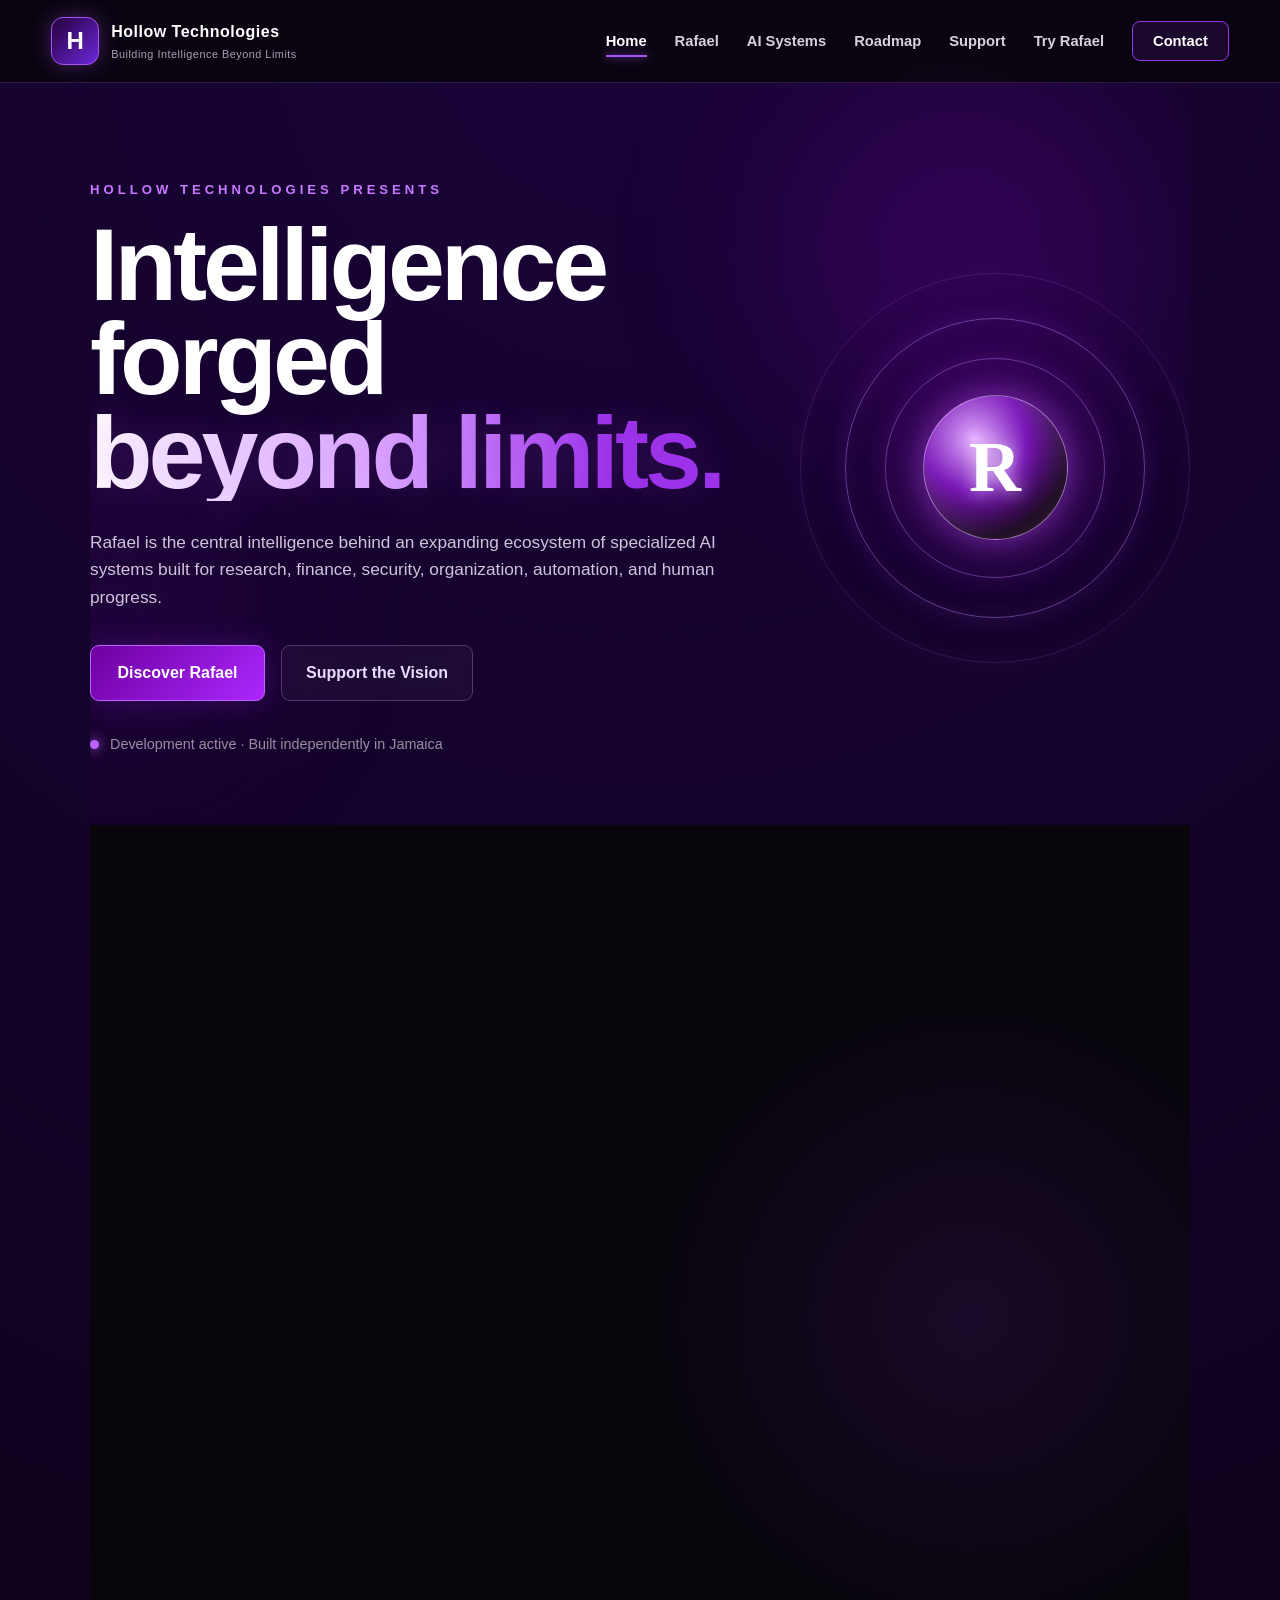
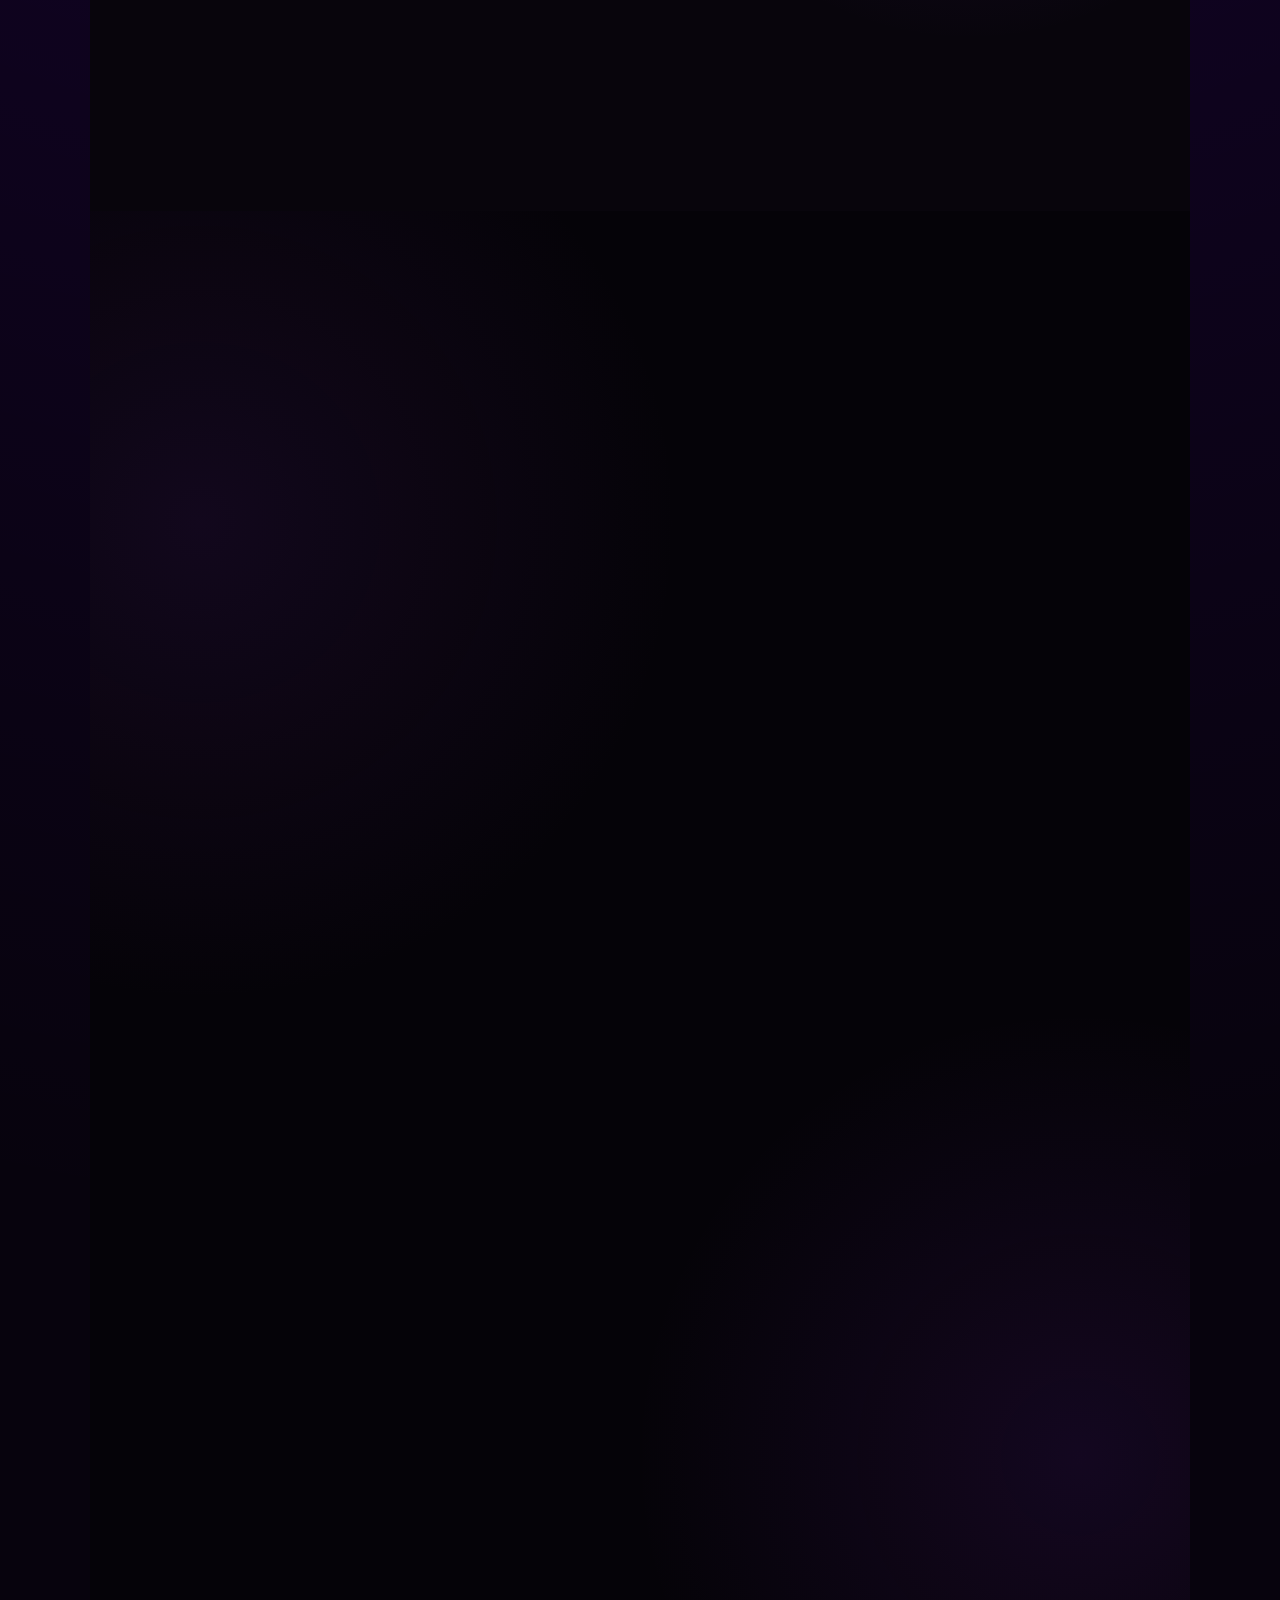
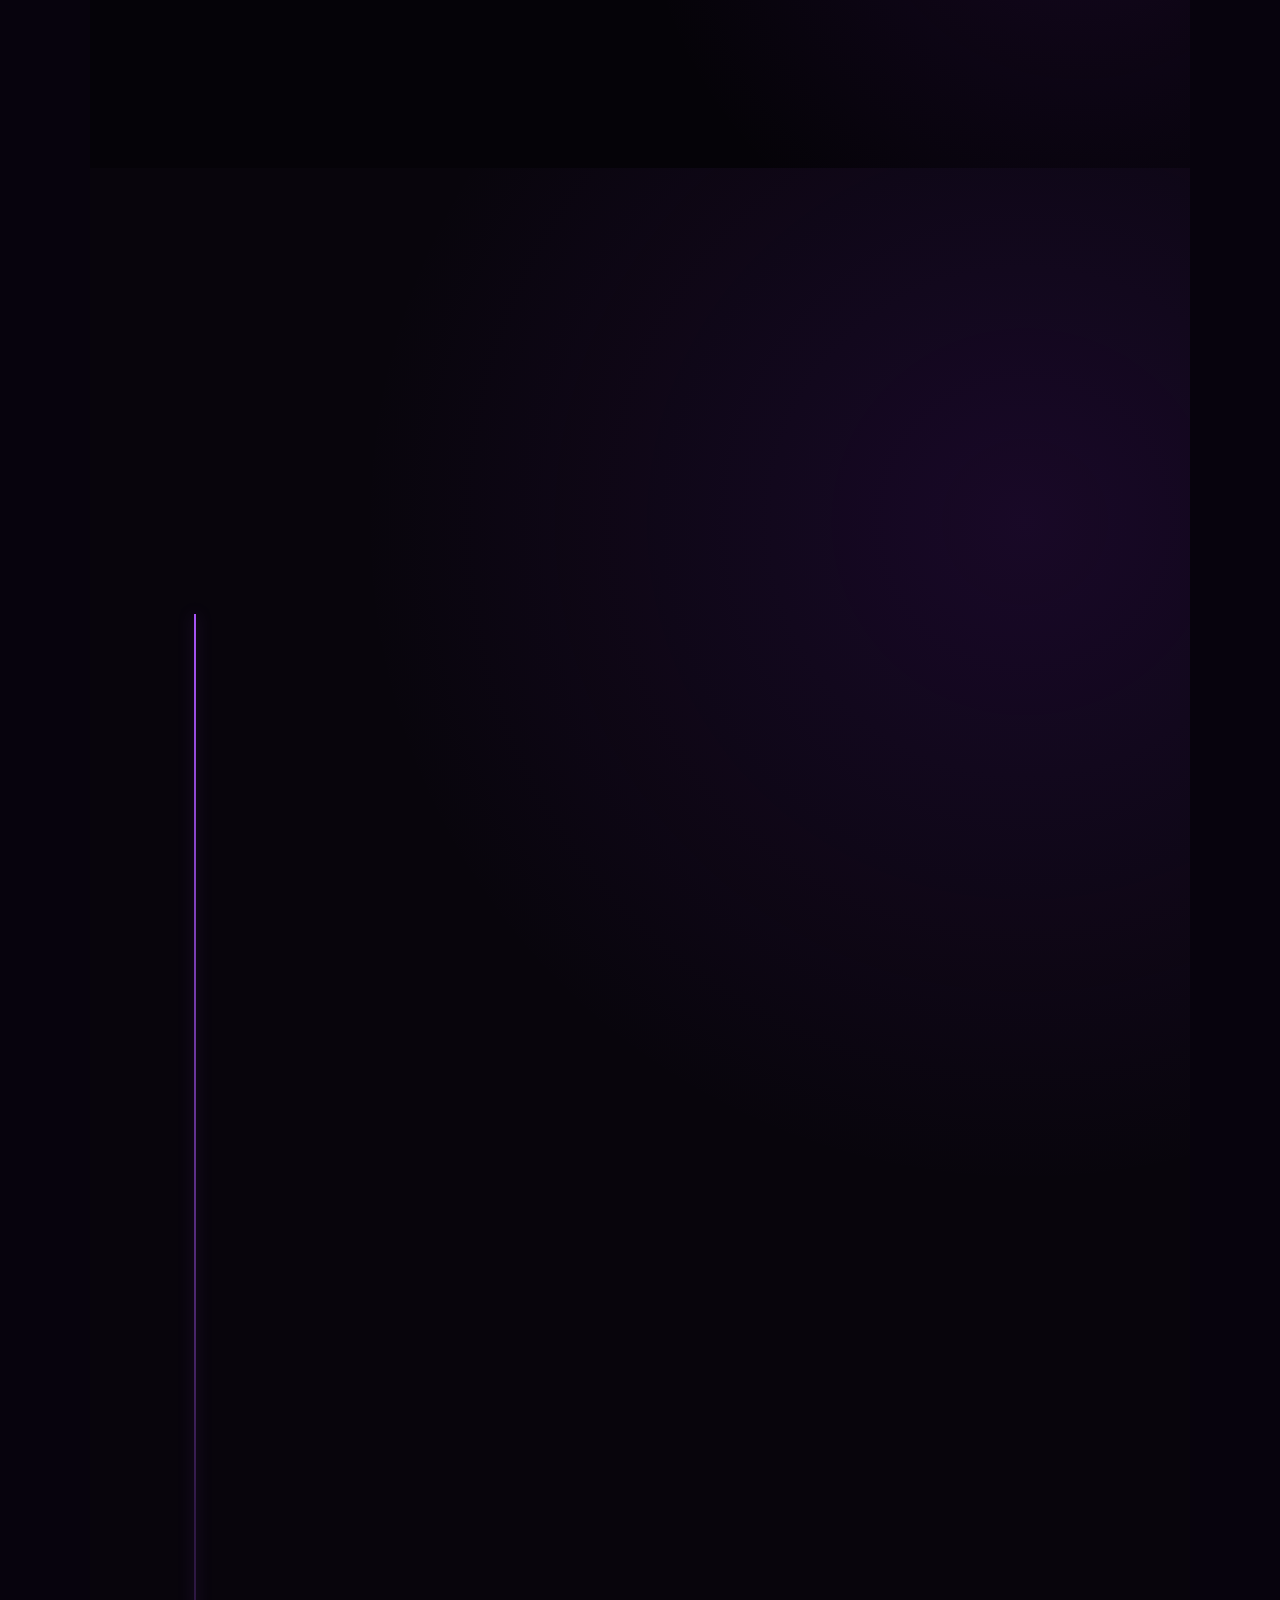
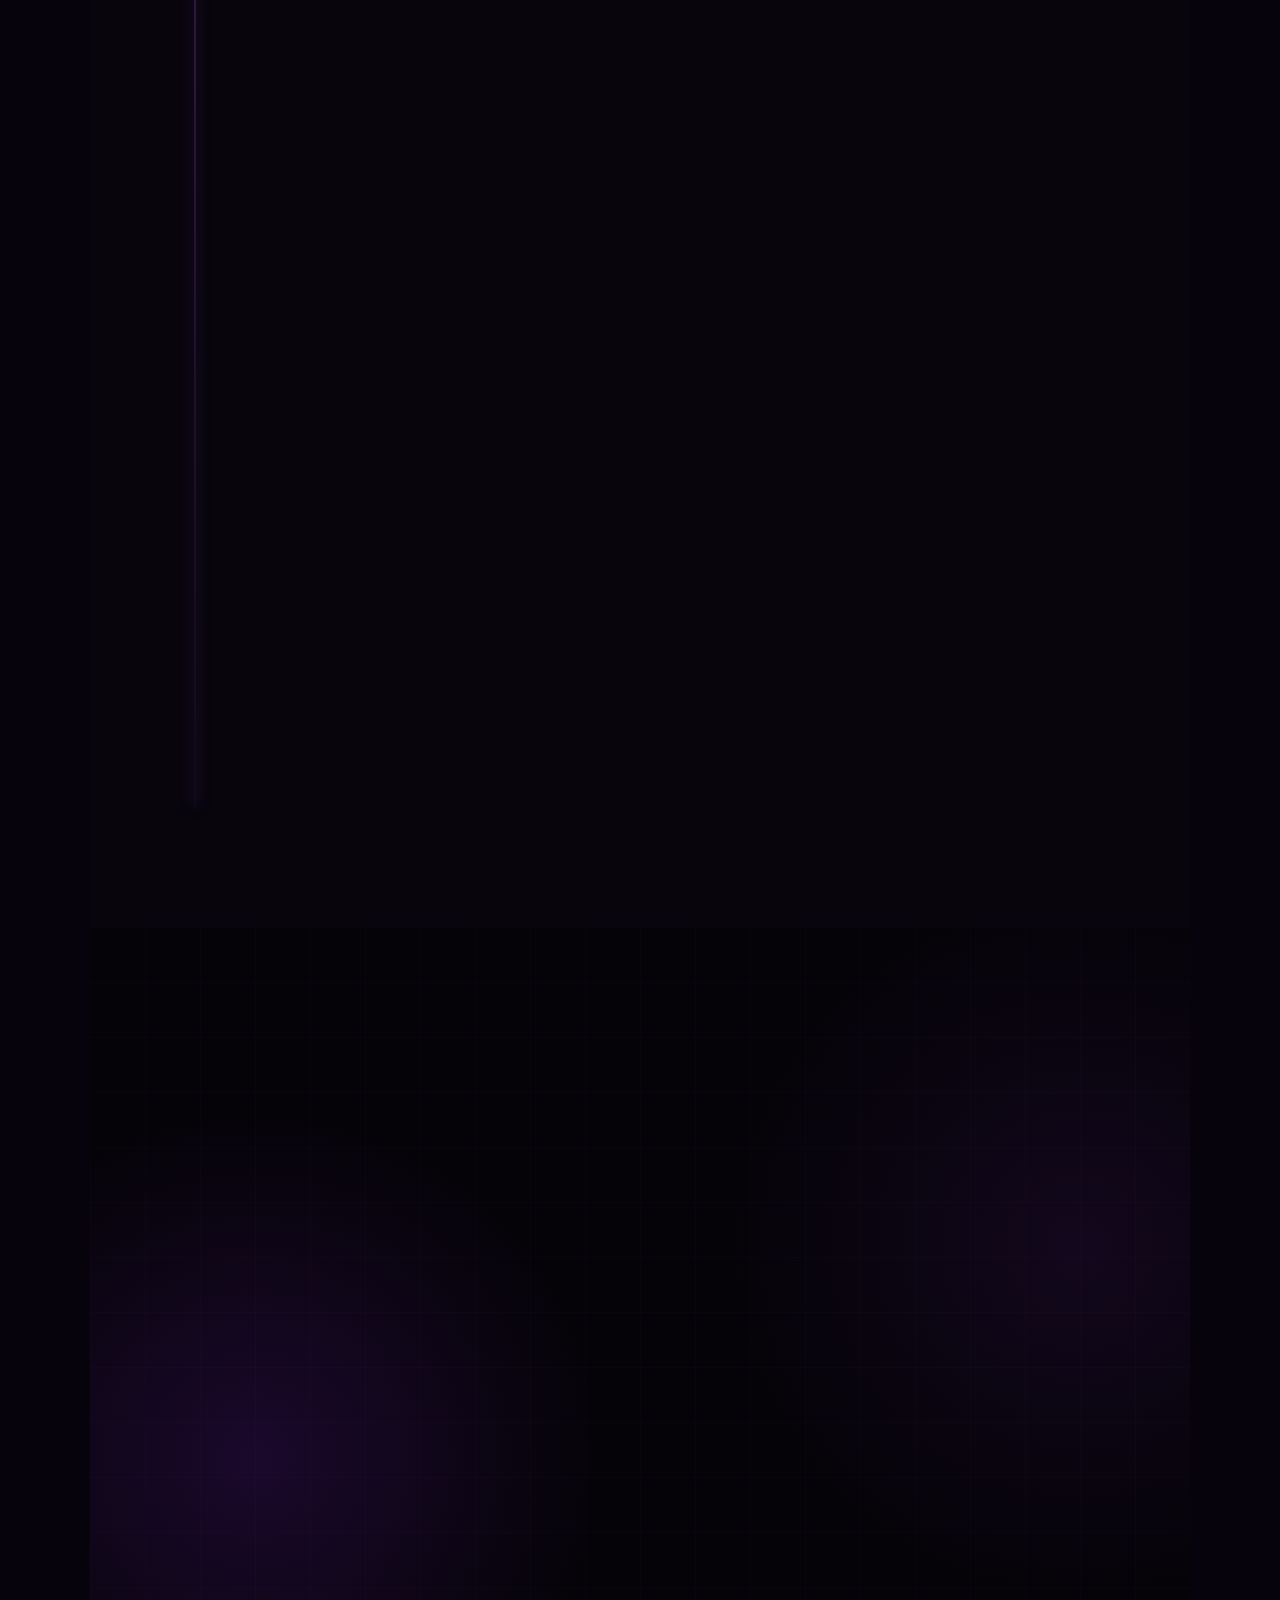
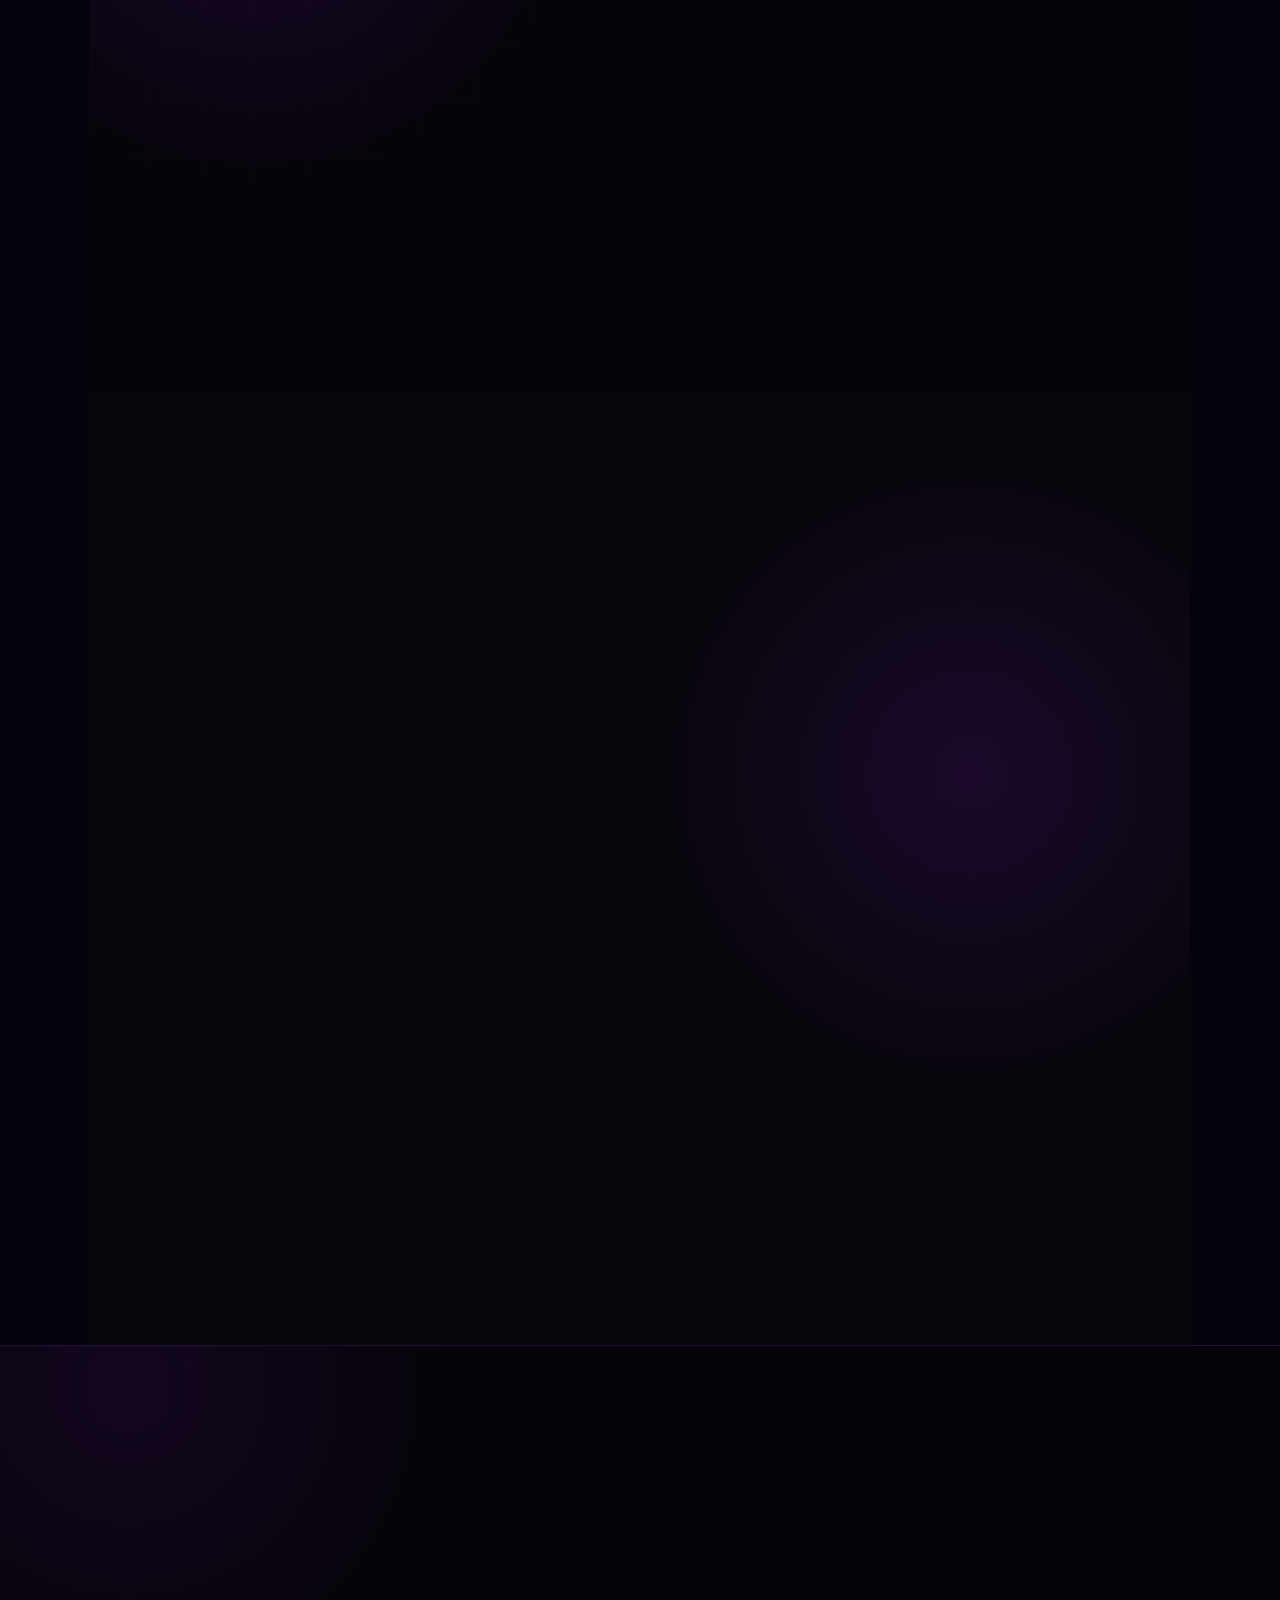
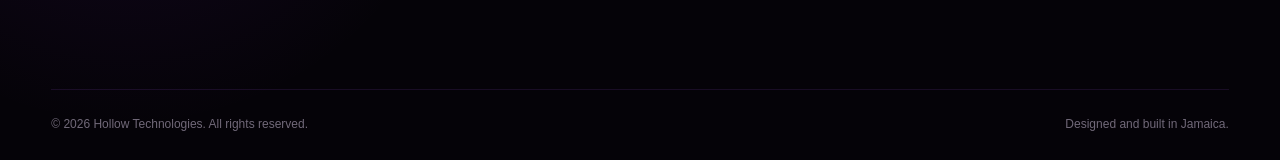
<file: index.html>
<!DOCTYPE html>
<html lang="en">

<head>
    <meta charset="UTF-8">

    <meta
        name="viewport"
        content="width=device-width, initial-scale=1.0"
    >

    <title>Hollow Technologies | Rafael AI Ecosystem</title>

    <meta
        name="description"
        content="Hollow Technologies is building Rafael, a private AI assistant and central intelligence connecting specialized systems for research, finance, security, business, and daily life."
    >

    <meta
        name="keywords"
        content="Hollow Technologies, Rafael AI, artificial intelligence, AI assistant, Nova AI, Iris AI, Sentinel AI, Jamaican technology company"
    >

    <meta name="author" content="Hollow Technologies">
    <meta name="robots" content="index, follow">
    <meta name="theme-color" content="#08050c">
    <meta
        http-equiv="Content-Security-Policy"
        content="default-src 'self'; base-uri 'self'; form-action 'self' https://formspree.io; object-src 'none'; script-src 'self'; style-src 'self'; img-src 'self'; font-src 'self'; connect-src 'self'"
    >
    <meta name="referrer" content="strict-origin-when-cross-origin">

    <!-- Social sharing metadata -->
    <meta
        property="og:title"
        content="Hollow Technologies | Rafael AI Ecosystem"
    >

    <meta
        property="og:description"
        content="Discover Rafael and the connected artificial intelligence ecosystem being developed by Hollow Technologies."
    >

    <meta property="og:type" content="website">
    <meta property="og:site_name" content="Hollow Technologies">

    <!-- X / Twitter sharing metadata -->
    <meta name="twitter:card" content="summary_large_image">

    <meta
        name="twitter:title"
        content="Hollow Technologies | Rafael AI Ecosystem"
    >

    <meta
        name="twitter:description"
        content="Building Rafael and a connected ecosystem of specialized AI systems."
    >

    <!-- Website icon -->
    <link rel="icon" type="image/svg+xml" href="favicon.svg">

    <!-- Stylesheet -->
    <link rel="stylesheet" href="style.css">
</head>

<body>
    <a href="#main-content" class="skip-link">
        Skip to main content
    </a>

    <header class="site-header">
        <nav class="navbar" aria-label="Main navigation">
            <a href="#home" class="brand">
                <span class="brand-symbol">H</span>

                <span class="brand-text">
                    <strong>Hollow Technologies</strong>
                    <small>Building Intelligence Beyond Limits</small>
                </span>
            </a>

            <button
                class="menu-toggle"
                type="button"
                aria-label="Open navigation menu"
                aria-expanded="false"
                aria-controls="primary-navigation"
            >
                <span></span>
                <span></span>
                <span></span>
            </button>

            <ul class="nav-links" id="primary-navigation">
                <li><a href="#home">Home</a></li>
                <li><a href="#about-rafael">Rafael</a></li>
                <li><a href="#ai-systems">AI Systems</a></li>
                <li><a href="#roadmap">Roadmap</a></li>
                <li><a href="#support">Support</a></li>
                <li><a href="rafael.html">Try Rafael</a></li>
                <li><a href="#contact" class="nav-contact">Contact</a></li>
            </ul>
        </nav>
    </header>

    <main id="main-content">
        <section id="home" class="hero">
            <div class="hero-glow hero-glow-one"></div>
            <div class="hero-glow hero-glow-two"></div>

            <div class="hero-content">
                <p class="hero-label">Hollow Technologies presents</p>

                <h1>
                    Intelligence forged
                    <span>beyond limits.</span>
                </h1>

                <p class="hero-description">
                    Rafael is the central intelligence behind an expanding ecosystem
                    of specialized AI systems built for research, finance, security,
                    organization, automation, and human progress.
                </p>

                <div class="hero-buttons">
                    <a href="#about-rafael" class="primary-button">Discover Rafael</a>
                    <a href="#support" class="secondary-button">Support the Vision</a>
                </div>

                <div class="hero-status">
                    <span class="status-dot"></span>
                    <p>Development active · Built independently in Jamaica</p>
                </div>
            </div>

            <div class="hero-visual" aria-hidden="true">
                <div class="core-ring ring-one"></div>
                <div class="core-ring ring-two"></div>
                <div class="core-ring ring-three"></div>

                <div class="ai-core">
                    <span>R</span>
                </div>
            </div>
        </section>


        <section class="about-rafael" id="about-rafael">
            <div class="section-container about-grid">
                <div class="about-content">
                    <span class="section-label">The Core Intelligence</span>

                    <h2>Meet Rafael</h2>

                    <p class="about-intro">
                        Rafael is the central intelligence behind the Hollow Technologies
                        ecosystem—a powerful personal assistant designed to organize,
                        protect, automate, and improve everyday life.
                    </p>

                    <p>
                        Unlike a basic chatbot, Rafael is being developed as a complete
                        AI operating system. He will connect specialized AI systems,
                        manage projects, track goals, support financial planning, and
                        provide intelligent assistance across multiple devices.
                    </p>

                    <div class="about-features">
                        <article class="about-feature">
                            <span>01</span>
                            <div>
                                <h3>Central AI Hub</h3>
                                <p>Coordinates every AI system within the ecosystem.</p>
                            </div>
                        </article>

                        <article class="about-feature">
                            <span>02</span>
                            <div>
                                <h3>Private by Design</h3>
                                <p>Built with local operation, control, and privacy in mind.</p>
                            </div>
                        </article>

                        <article class="about-feature">
                            <span>03</span>
                            <div>
                                <h3>Always Evolving</h3>
                                <p>Designed to expand through new skills, systems, and capabilities.</p>
                            </div>
                        </article>
                    </div>
                </div>

                <div class="rafael-core">
                    <div class="core-ring core-ring-one"></div>
                    <div class="core-ring core-ring-two"></div>
                    <div class="core-ring core-ring-three"></div>

                    <div class="core-center">
                        <span>R</span>
                        <small>RAFAEL</small>
                    </div>
                </div>
            </div>
        </section>

        <section class="ai-systems" id="ai-systems">
            <div class="section-container">
                <div class="section-heading">
                    <span class="section-label">The Intelligence Network</span>
                    <h2>Specialized AI Systems</h2>
                    <p>
                        Rafael serves as the central intelligence, while each connected
                        system is designed to handle a specialized area of work.
                    </p>
                </div>

                <div class="systems-grid">
                    <article class="system-card">
                        <div class="system-card-top">
                            <span class="system-number">01</span>
                            <span class="system-status">In Development</span>
                        </div>

                        <div class="system-icon">I</div>

                        <h3>Iris</h3>
                        <span class="system-role">Financial Intelligence</span>

                        <p>
                            Supports budgeting, financial planning, trading research,
                            spreadsheets, goals, and long-term wealth management.
                        </p>

                        <ul class="system-features">
                            <li>Budget and treasury tracking</li>
                            <li>Financial reports and analysis</li>
                            <li>Trading research support</li>
                        </ul>
                    </article>

                    <article class="system-card">
                        <div class="system-card-top">
                            <span class="system-number">02</span>
                            <span class="system-status">Active Build</span>
                        </div>

                        <div class="system-icon">N</div>

                        <h3>Nova</h3>
                        <span class="system-role">Research Intelligence</span>

                        <p>
                            Conducts structured research, compares information from
                            multiple AI providers, and transforms findings into useful
                            reports.
                        </p>

                        <ul class="system-features">
                            <li>Multi-provider research</li>
                            <li>Evidence comparison</li>
                            <li>Research memory foundation</li>
                        </ul>
                    </article>

                    <article class="system-card">
                        <div class="system-card-top">
                            <span class="system-number">03</span>
                            <span class="system-status">Planned</span>
                        </div>

                        <div class="system-icon">S</div>

                        <h3>Sentinel</h3>
                        <span class="system-role">Security Intelligence</span>

                        <p>
                            Designed to protect devices, properties, systems, and data
                            through monitoring, alerts, and intelligent security tools.
                        </p>

                        <ul class="system-features">
                            <li>Threat detection</li>
                            <li>Security monitoring</li>
                            <li>Emergency alert systems</li>
                        </ul>
                    </article>

                    <article class="system-card">
                        <div class="system-card-top">
                            <span class="system-number">04</span>
                            <span class="system-status">Planned</span>
                        </div>

                        <div class="system-icon">A</div>

                        <h3>Atlas</h3>
                        <span class="system-role">Daily Life Intelligence</span>

                        <p>
                            Helps manage schedules, habits, reminders, health goals,
                            travel plans, household tasks, and everyday responsibilities.
                        </p>

                        <ul class="system-features">
                            <li>Routine management</li>
                            <li>Goal and habit tracking</li>
                            <li>Daily planning assistance</li>
                        </ul>
                    </article>

                    <article class="system-card">
                        <div class="system-card-top">
                            <span class="system-number">05</span>
                            <span class="system-status">Planned</span>
                        </div>

                        <div class="system-icon">SV</div>

                        <h3>Sovereign</h3>
                        <span class="system-role">Customer Service Intelligence</span>

                        <p>
                            Built to support businesses with automated customer service,
                            communication, ticket handling, and response management.
                        </p>

                        <ul class="system-features">
                            <li>Customer support automation</li>
                            <li>Ticket and request management</li>
                            <li>Business communication tools</li>
                        </ul>
                    </article>

                    <article class="system-card system-card-highlight">
                        <div class="system-card-top">
                            <span class="system-number">Core</span>
                            <span class="system-status">Command System</span>
                        </div>

                        <div class="system-icon">R</div>

                        <h3>Rafael</h3>
                        <span class="system-role">Central Intelligence</span>

                        <p>
                            Connects the entire ecosystem, coordinates specialized
                            systems, manages shared information, and acts as the main
                            interface for Hollow Technologies.
                        </p>

                        <a href="#about-rafael" class="system-link">
                            Explore Rafael
                            <span aria-hidden="true">→</span>
                        </a>
                    </article>
                </div>
            </div>
        </section>

        <section class="roadmap" id="roadmap">
            <div class="section-container">
                <div class="section-heading roadmap-heading">
                    <span class="section-label">Development Journey</span>

                    <h2>Building the Future in Phases</h2>

                    <p>
                        Hollow Technologies is being developed through a structured
                        roadmap, with each phase adding stronger foundations, smarter
                        systems, and more powerful capabilities.
                    </p>
                </div>

                <div class="roadmap-timeline">
                    <article class="roadmap-item roadmap-completed">
                        <div class="roadmap-marker">
                            <span>✓</span>
                        </div>

                        <div class="roadmap-card">
                            <div class="roadmap-card-header">
                                <span class="roadmap-phase">Foundation</span>
                                <span class="roadmap-status">Completed</span>
                            </div>

                            <h3>Core Architecture</h3>

                            <p>
                                Established the project structure, command system,
                                persistent storage, modular skills, testing foundation,
                                and the first working Rafael intelligence system.
                            </p>

                            <ul>
                                <li>Modular Python architecture</li>
                                <li>Goals, notes, projects, and reminders</li>
                                <li>Memory and backup systems</li>
                                <li>Automated testing and validation</li>
                            </ul>
                        </div>
                    </article>

                    <article class="roadmap-item roadmap-completed">
                        <div class="roadmap-marker">
                            <span>✓</span>
                        </div>

                        <div class="roadmap-card">
                            <div class="roadmap-card-header">
                                <span class="roadmap-phase">Expansion</span>
                                <span class="roadmap-status">Completed</span>
                            </div>

                            <h3>AI Provider Integration</h3>

                            <p>
                                Added support for intelligent responses through local
                                and external AI providers while keeping Rafael flexible,
                                private, and independent.
                            </p>

                            <ul>
                                <li>Local Ollama integration</li>
                                <li>Gemini provider support</li>
                                <li>Provider management</li>
                                <li>Fallback and error handling</li>
                            </ul>
                        </div>
                    </article>

                    <article class="roadmap-item roadmap-current">
                        <div class="roadmap-marker">
                            <span>03</span>
                        </div>

                        <div class="roadmap-card">
                            <div class="roadmap-card-header">
                                <span class="roadmap-phase">Current Phase</span>
                                <span class="roadmap-status">In Progress</span>
                            </div>

                            <h3>Hollow Technologies Platform</h3>

                            <p>
                                Creating the public website, brand identity, support
                                system, project showcase, and digital home for the
                                Hollow Technologies ecosystem.
                            </p>

                            <ul>
                                <li>Responsive company website</li>
                                <li>AI system showcase</li>
                                <li>Development roadmap</li>
                                <li>Support and contact systems</li>
                            </ul>
                        </div>
                    </article>

                    <article class="roadmap-item">
                        <div class="roadmap-marker">
                            <span>04</span>
                        </div>

                        <div class="roadmap-card">
                            <div class="roadmap-card-header">
                                <span class="roadmap-phase">Next Phase</span>
                                <span class="roadmap-status">Upcoming</span>
                            </div>

                            <h3>Unified AI Ecosystem</h3>

                            <p>
                                Connect Rafael, Iris, Nova, Sentinel, Atlas, and
                                Sovereign through a shared interface and coordinated
                                intelligence network.
                            </p>

                            <ul>
                                <li>Shared AI dashboard</li>
                                <li>Cross-system communication</li>
                                <li>Central account and settings</li>
                                <li>Unified project management</li>
                            </ul>
                        </div>
                    </article>

                    <article class="roadmap-item">
                        <div class="roadmap-marker">
                            <span>05</span>
                        </div>

                        <div class="roadmap-card">
                            <div class="roadmap-card-header">
                                <span class="roadmap-phase">Future Vision</span>
                                <span class="roadmap-status">Planned</span>
                            </div>

                            <h3>Hollow Operating System</h3>

                            <p>
                                Transform the ecosystem into a complete AI-powered
                                operating environment for computers, mobile devices,
                                smart homes, businesses, and security systems.
                            </p>

                            <ul>
                                <li>Voice-controlled interface</li>
                                <li>Desktop and mobile applications</li>
                                <li>Smart-device integration</li>
                                <li>Advanced privacy and security</li>
                            </ul>
                        </div>
                    </article>
                </div>
            </div>
        </section>

        <section class="support-section" id="support">
            <div class="section-container">
                <div class="support-wrapper">
                    <div class="support-content">
                        <span class="section-label">Support the Vision</span>

                        <h2>Help Build Hollow Technologies</h2>

                        <p class="support-intro">
                            Hollow Technologies is an independent project focused on
                            building powerful, private, and accessible AI systems.
                            Every contribution helps fund development, equipment,
                            hosting, research, and future releases.
                        </p>

                        <div class="support-impact">
                            <article class="impact-item">
                                <span>01</span>

                                <div>
                                    <h3>Development</h3>
                                    <p>
                                        Support new Rafael features, AI integrations,
                                        testing, and software development.
                                    </p>
                                </div>
                            </article>

                            <article class="impact-item">
                                <span>02</span>

                                <div>
                                    <h3>Infrastructure</h3>
                                    <p>
                                        Help cover website hosting, domains, APIs,
                                        storage, and development equipment.
                                    </p>
                                </div>
                            </article>

                            <article class="impact-item">
                                <span>03</span>

                                <div>
                                    <h3>Future Systems</h3>
                                    <p>
                                        Help bring Iris, Nova, Sentinel, Atlas, and
                                        Sovereign into the complete ecosystem.
                                    </p>
                                </div>
                            </article>
                        </div>
                    </div>

                    <div class="support-panel">
                        <div class="support-panel-glow"></div>

                        <span class="support-badge">Independent Development</span>

                        <h3>Become an Early Supporter</h3>

                        <p>
                            Support the development of Rafael and the wider Hollow
                            Technologies ecosystem.
                        </p>

                        <div class="support-options">
                            <div class="support-option">
                                <div>
                                    <strong>One-Time Support</strong>
                                    <span>Contribute whenever you choose.</span>
                                </div>

                                <span class="option-icon">+</span>
                            </div>

                            <div class="support-option">
                                <div>
                                    <strong>Recurring Support</strong>
                                    <span>Monthly support options will be introduced soon.</span>
                                </div>

                                <span class="option-icon">∞</span>
                            </div>
                        </div>

                        <a
                            href="https://ko-fi.com/hollowtech"
                            class="support-button"
                            target="_blank"
                            rel="noopener noreferrer"
                            aria-label="Support Hollow Technologies on Ko-fi"
                        >
                            Support Hollow Technologies
                            <span aria-hidden="true">→</span>
                        </a>

                        <a href="#roadmap" class="support-secondary-link">
                            View what your support helps build
                        </a>

                        <p class="support-note">
                            Support is voluntary and does not guarantee ownership,
                            investment returns, or early access unless explicitly stated.
                        </p>
                    </div>
                </div>
            </div>
        </section>

        <section class="contact-section" id="contact">
            <div class="section-container">
                <div class="contact-grid">
                    <div class="contact-content">
                        <span class="section-label">Contact Hollow Technologies</span>

                        <h2>Let’s Build Something Powerful</h2>

                        <p>
                            Have a question, partnership idea, business opportunity, or
                            suggestion for the Hollow Technologies ecosystem? Send a
                            message and become part of the journey.
                        </p>

                        <div class="contact-details">
                            <article class="contact-detail">
                                <div class="contact-detail-icon">@</div>

                                <div>
                                    <span>Email</span>
                                    <strong>Coming Soon</strong>
                                </div>
                            </article>

                            <article class="contact-detail">
                                <div class="contact-detail-icon">⌖</div>

                                <div>
                                    <span>Location</span>
                                    <strong>Kingston, Jamaica</strong>
                                </div>
                            </article>

                            <article class="contact-detail">
                                <div class="contact-detail-icon">◈</div>

                                <div>
                                    <span>Project Status</span>
                                    <strong>Actively Building</strong>
                                </div>
                            </article>
                        </div>
                    </div>

                    <form
                        class="contact-form"
                        id="contact-form"
                        action="https://formspree.io/f/xkodlnlj"
                        method="post"
                    >
                        <div class="form-heading">
                            <span>Send a Message</span>
                            <p>Fields marked with an asterisk are required.</p>
                        </div>

                        <div class="form-row">
                            <div class="form-group">
                                <label for="contact-name">Name *</label>

                                <input
                                    type="text"
                                    id="contact-name"
                                    name="name"
                                    placeholder="Your name"
                                    autocomplete="name"
                                    required
                                >
                            </div>

                            <div class="form-group">
                                <label for="contact-email">Email *</label>

                                <input
                                    type="email"
                                    id="contact-email"
                                    name="email"
                                    placeholder="you@example.com"
                                    autocomplete="email"
                                    required
                                >
                            </div>
                        </div>

                        <div class="form-group">
                            <label for="contact-subject">Subject *</label>

                            <select
                                id="contact-subject"
                                name="subject"
                                required
                            >
                                <option value="">Select a subject</option>
                                <option value="general">General question</option>
                                <option value="support">Project support</option>
                                <option value="partnership">Partnership opportunity</option>
                                <option value="business">Business inquiry</option>
                                <option value="feedback">Feedback or suggestion</option>
                            </select>
                        </div>

                        <div class="form-group">
                            <label for="contact-message">Message *</label>

                            <textarea
                                id="contact-message"
                                name="message"
                                rows="7"
                                placeholder="Tell us how we can help..."
                                required
                            ></textarea>
                        </div>

                        <button
                            type="submit"
                            class="contact-submit"
                        >
                            Send Message
                            <span aria-hidden="true">→</span>
                        </button>

                    </form>
                </div>
            </div>
        </section>

    </main>

    <footer class="site-footer">
        <div class="section-container">
            <div class="footer-grid">
                <div class="footer-brand">
                    <a href="#home" class="brand">
                        <span class="brand-symbol">H</span>

                        <span class="brand-text">
                            <strong>Hollow Technologies</strong>
                            <small>Building Intelligence Beyond Limits</small>
                        </span>
                    </a>

                    <p>
                        An independent technology company building Rafael and a
                        connected ecosystem of specialized artificial intelligence
                        systems.
                    </p>
                </div>

                <nav class="footer-column" aria-label="Footer navigation">
                    <h3>Explore</h3>

                    <a href="#home">Home</a>
                    <a href="#about-rafael">Rafael</a>
                    <a href="rafael.html">Try Rafael Beta</a>
                    <a href="#ai-systems">AI Systems</a>
                    <a href="#roadmap">Roadmap</a>
                </nav>

                <div class="footer-column">
                    <h3>Connect</h3>

                    <a href="#support">Support</a>
                    <a href="#contact">Contact</a>
                    <a href="#" aria-label="Hollow Technologies GitHub">GitHub</a>
                </div>

                <div class="footer-column">
                    <h3>Development</h3>

                    <span>Rafael — Active</span>
                    <span>Nova — Active</span>
                    <span>Iris — In Development</span>
                    <span>Sentinel — Planned</span>
                </div>
            </div>

            <div class="footer-bottom">
                <p>
                    © <span id="current-year"></span> Hollow Technologies.
                    All rights reserved.
                </p>

                <p>Designed and built in Jamaica.</p>
            </div>
        </div>
    </footer>

    <script src="script.js"></script>
</body>

</html>
</file>
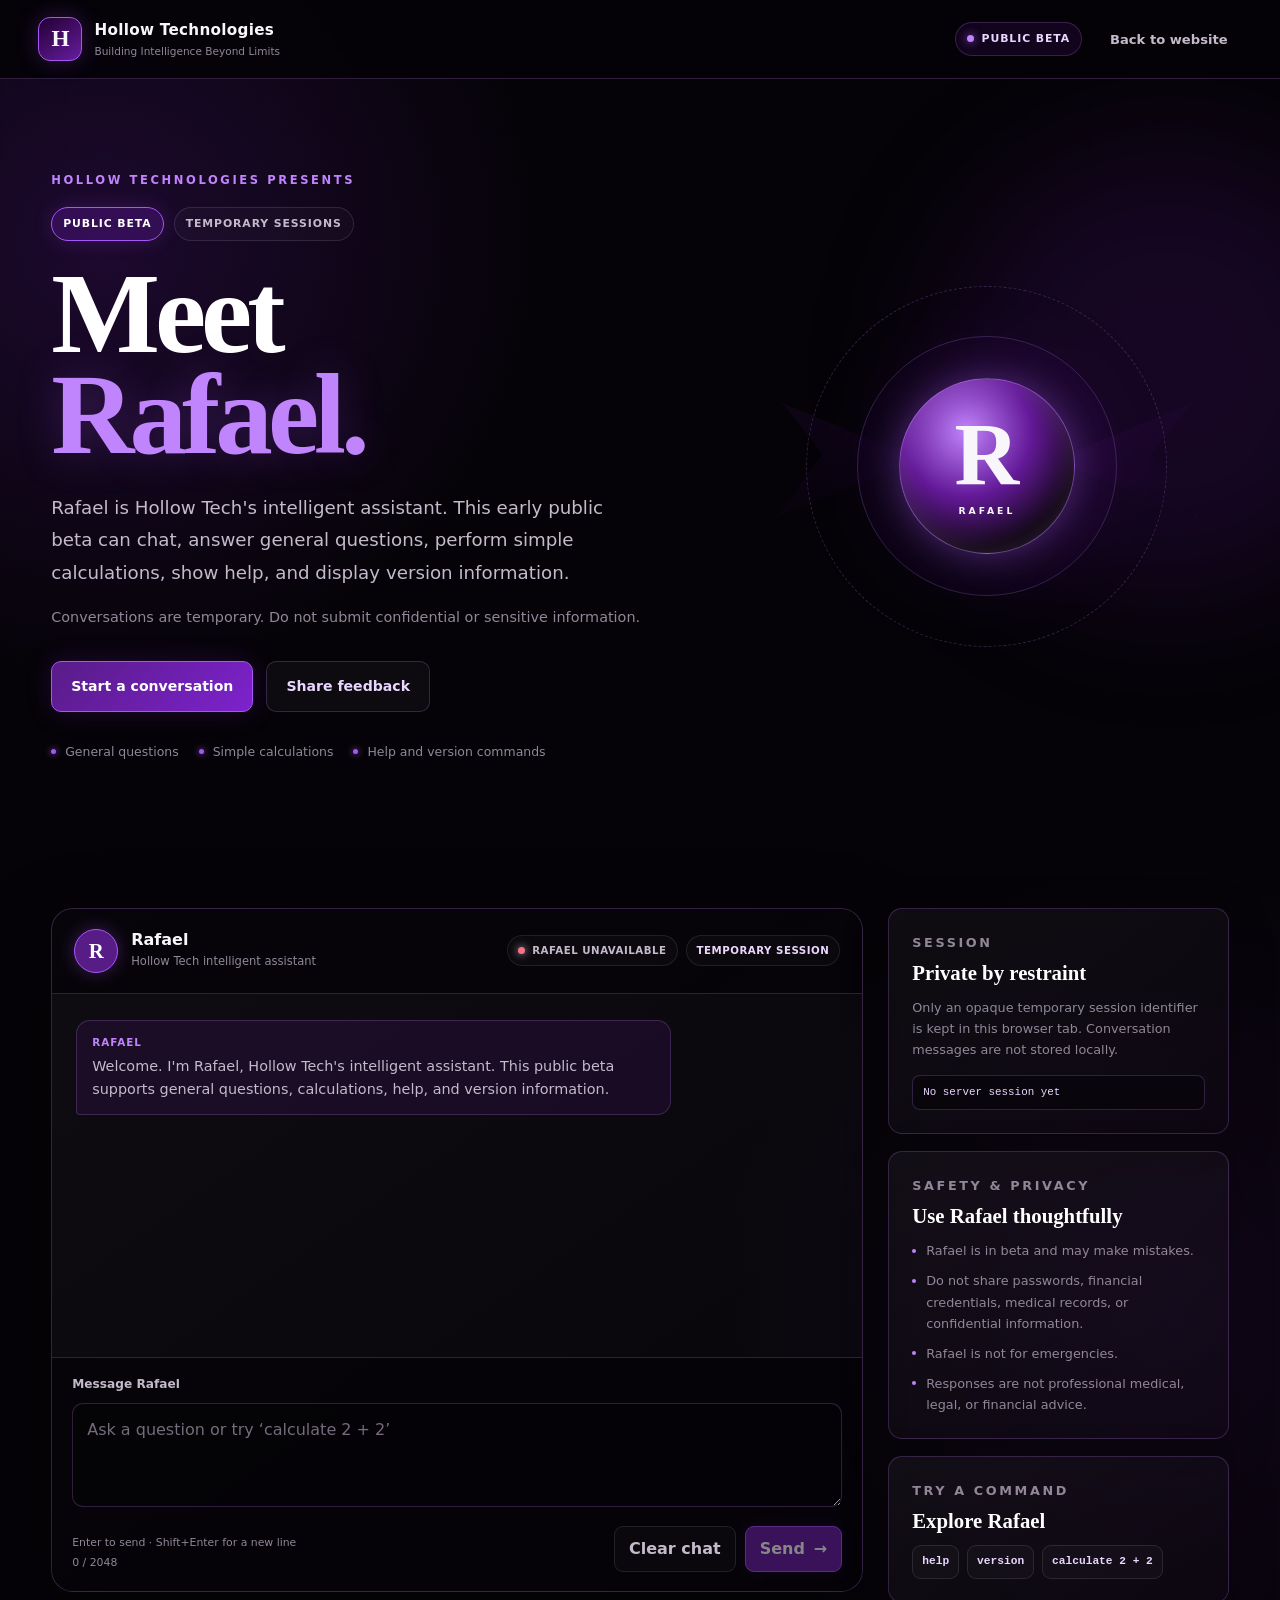
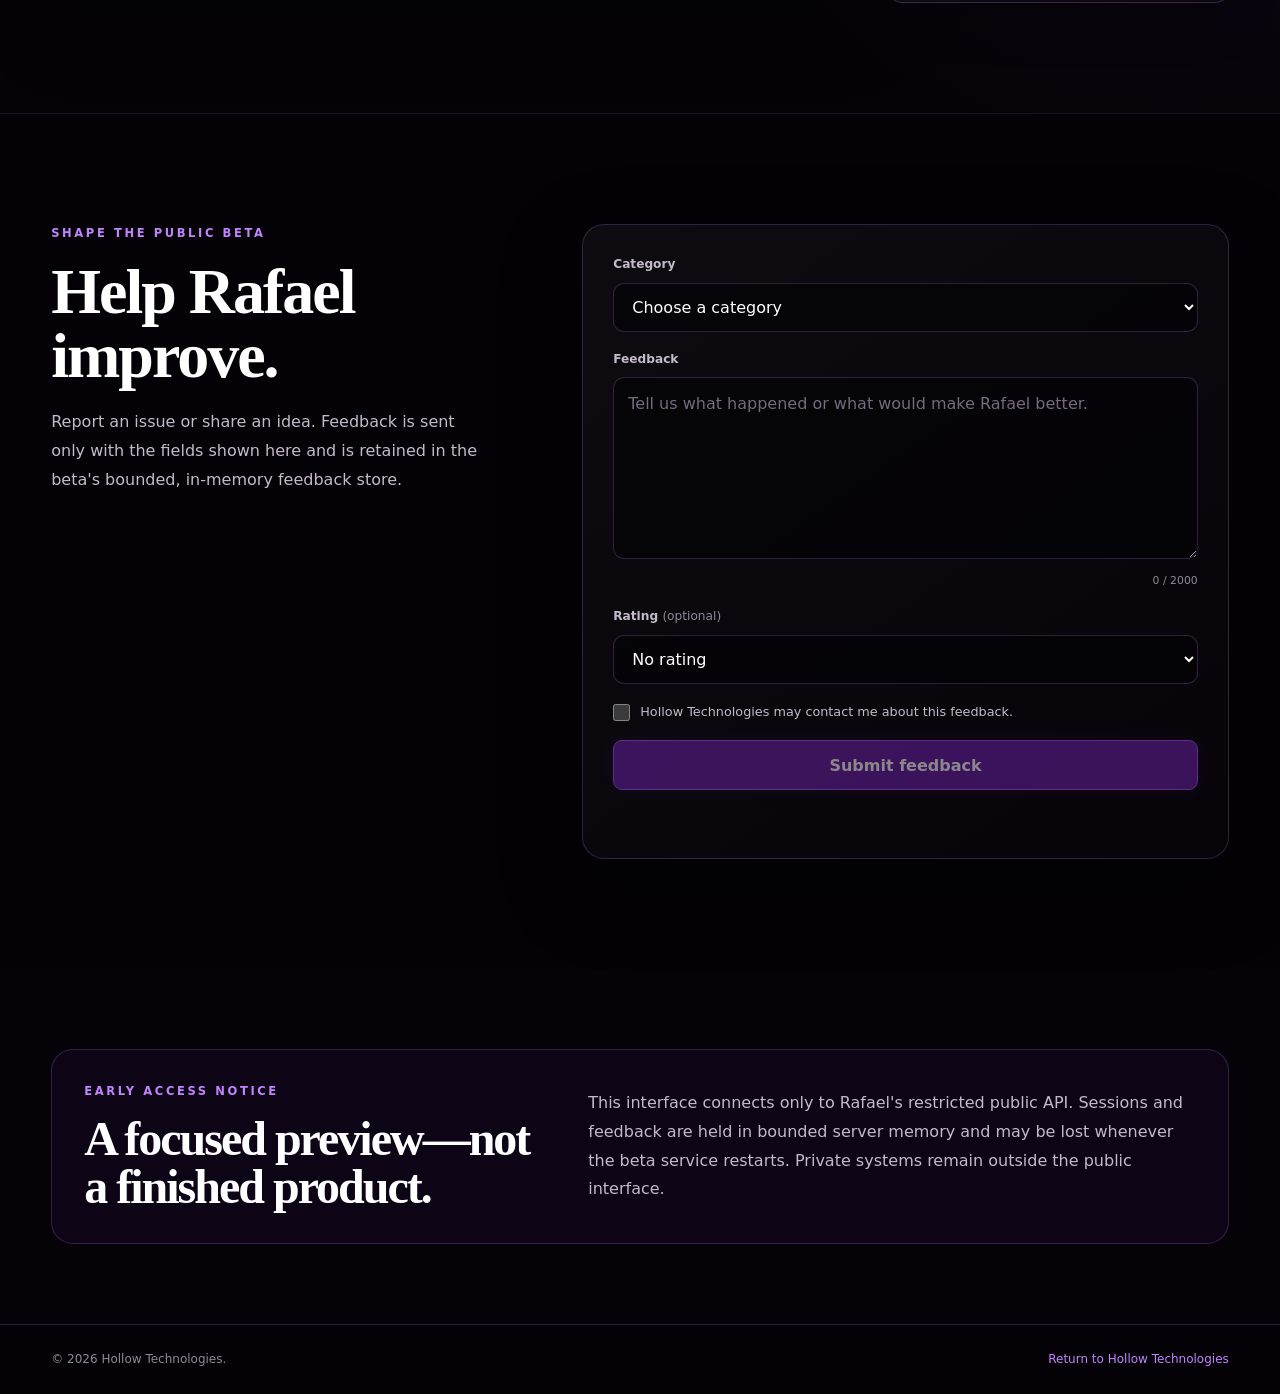
<file: rafael.html>
<!DOCTYPE html>
<html lang="en">

<head>
    <meta charset="UTF-8">
    <meta name="viewport" content="width=device-width, initial-scale=1.0">
    <meta
        name="description"
        content="Try Rafael, Hollow Technologies' intelligent assistant, in an early public beta with temporary chat sessions."
    >
    <meta name="robots" content="index, follow">
    <meta name="theme-color" content="#08050c">
    <meta
        http-equiv="Content-Security-Policy"
        content="default-src 'self'; base-uri 'self'; form-action 'self'; object-src 'none'; script-src 'self'; style-src 'self'; img-src 'self'; font-src 'self'; connect-src 'self' http://127.0.0.1:8000"
    >
    <meta name="referrer" content="no-referrer">

    <title>Rafael Public Beta | Hollow Technologies</title>

    <link rel="icon" type="image/svg+xml" href="favicon.svg">
    <link rel="stylesheet" href="rafael.css">
</head>

<body>
    <a class="skip-link" href="#main-content">Skip to Rafael</a>

    <header class="beta-header">
        <nav class="beta-nav" aria-label="Rafael beta navigation">
            <a class="beta-brand" href="index.html" aria-label="Hollow Technologies home">
                <span class="beta-brand-symbol" aria-hidden="true">H</span>
                <span>
                    <strong>Hollow Technologies</strong>
                    <small>Building Intelligence Beyond Limits</small>
                </span>
            </a>

            <div class="beta-nav-actions">
                <span class="beta-nav-status">
                    <span aria-hidden="true"></span>
                    Public Beta
                </span>
                <a class="back-link" href="index.html">Back to website</a>
            </div>
        </nav>
    </header>

    <main id="main-content">
        <section class="beta-hero" aria-labelledby="rafael-title">
            <div class="beta-container beta-hero-grid">
                <div class="beta-hero-content">
                    <p class="eyebrow">Hollow Technologies presents</p>
                    <div class="beta-label-row">
                        <span class="public-beta-label">Public Beta</span>
                        <span class="temporary-label">Temporary sessions</span>
                    </div>

                    <h1 id="rafael-title">Meet <span>Rafael.</span></h1>

                    <p class="beta-lede">
                        Rafael is Hollow Tech's intelligent assistant. This early public
                        beta can chat, answer general questions, perform simple
                        calculations, show help, and display version information.
                    </p>

                    <p class="beta-caution">
                        Conversations are temporary. Do not submit confidential or
                        sensitive information.
                    </p>

                    <div class="beta-actions">
                        <a class="primary-action" href="#chat">Start a conversation</a>
                        <a class="secondary-action" href="#feedback">Share feedback</a>
                    </div>

                    <ul class="capability-list" aria-label="Current Rafael beta capabilities">
                        <li>General questions</li>
                        <li>Simple calculations</li>
                        <li>Help and version commands</li>
                    </ul>
                </div>

                <div class="dragon-sigil" aria-hidden="true">
                    <span class="dragon-wing dragon-wing-left"></span>
                    <span class="dragon-wing dragon-wing-right"></span>
                    <div class="sigil-rings">
                        <span>R</span>
                        <small>RAFAEL</small>
                    </div>
                </div>
            </div>
        </section>

        <section class="chat-section" id="chat" aria-labelledby="chat-title">
            <div class="beta-container chat-layout">
                <article class="chat-panel">
                    <header class="chat-header">
                        <div class="chat-identity">
                            <span class="rafael-avatar" aria-hidden="true">R</span>
                            <div>
                                <h2 id="chat-title">Rafael</h2>
                                <p>Hollow Tech intelligent assistant</p>
                            </div>
                        </div>

                        <div class="chat-header-meta">
                            <div
                                class="connection-status"
                                id="connection-status"
                                data-state="connecting"
                                role="status"
                                aria-live="polite"
                            >
                                <span class="status-light" aria-hidden="true"></span>
                                <span id="connection-status-text">Connecting</span>
                            </div>

                            <span class="session-indicator" title="Messages are not saved">
                                Temporary session
                            </span>
                        </div>
                    </header>

                    <div
                        class="chat-log"
                        id="chat-log"
                        role="log"
                        aria-live="polite"
                        aria-relevant="additions"
                        aria-label="Conversation with Rafael"
                        tabindex="0"
                    >
                        <article class="message message-rafael">
                            <span class="message-author">Rafael</span>
                            <p>
                                Welcome. I'm Rafael, Hollow Tech's intelligent assistant.
                                This public beta supports general questions, calculations,
                                help, and version information.
                            </p>
                        </article>
                    </div>

                    <div class="typing-indicator" id="typing-indicator" role="status" hidden>
                        <span class="visually-hidden">Rafael is typing</span>
                        <span aria-hidden="true"></span>
                        <span aria-hidden="true"></span>
                        <span aria-hidden="true"></span>
                    </div>

                    <p class="chat-error" id="chat-error" role="alert" aria-live="assertive" hidden></p>

                    <form class="chat-composer" id="chat-form" novalidate>
                        <label for="message-input">Message Rafael</label>
                        <textarea
                            id="message-input"
                            name="message"
                            rows="3"
                            maxlength="2048"
                            placeholder="Ask a question or try ‘calculate 2 + 2’"
                            aria-describedby="composer-help character-counter chat-error"
                            required
                        ></textarea>

                        <div class="composer-footer">
                            <div class="composer-guidance">
                                <span id="composer-help">Enter to send · Shift+Enter for a new line</span>
                                <span id="character-counter" aria-live="polite">0 / 2048</span>
                            </div>

                            <div class="composer-actions">
                                <button class="clear-button" id="clear-chat" type="button">
                                    Clear chat
                                </button>
                                <button class="send-button" id="send-message" type="submit">
                                    <span>Send</span>
                                    <span aria-hidden="true">→</span>
                                </button>
                            </div>
                        </div>
                    </form>
                </article>

                <aside class="beta-sidebar" aria-label="Rafael beta information">
                    <section class="info-card session-card" aria-labelledby="session-title">
                        <p class="card-kicker">Session</p>
                        <h2 id="session-title">Private by restraint</h2>
                        <p>
                            Only an opaque temporary session identifier is kept in this
                            browser tab. Conversation messages are not stored locally.
                        </p>
                        <span class="session-value" id="session-display">No server session yet</span>
                    </section>

                    <section class="info-card safety-card" aria-labelledby="safety-title">
                        <p class="card-kicker">Safety &amp; privacy</p>
                        <h2 id="safety-title">Use Rafael thoughtfully</h2>
                        <ul>
                            <li>Rafael is in beta and may make mistakes.</li>
                            <li>Do not share passwords, financial credentials, medical records, or confidential information.</li>
                            <li>Rafael is not for emergencies.</li>
                            <li>Responses are not professional medical, legal, or financial advice.</li>
                        </ul>
                    </section>

                    <section class="info-card command-card" aria-labelledby="commands-title">
                        <p class="card-kicker">Try a command</p>
                        <h2 id="commands-title">Explore Rafael</h2>
                        <div class="command-list">
                            <button type="button" data-prompt="help">help</button>
                            <button type="button" data-prompt="version">version</button>
                            <button type="button" data-prompt="calculate 2 + 2">calculate 2 + 2</button>
                        </div>
                    </section>
                </aside>
            </div>
        </section>

        <section class="feedback-section" id="feedback" aria-labelledby="feedback-title">
            <div class="beta-container feedback-grid">
                <div class="feedback-intro">
                    <p class="eyebrow">Shape the public beta</p>
                    <h2 id="feedback-title">Help Rafael improve.</h2>
                    <p>
                        Report an issue or share an idea. Feedback is sent only with
                        the fields shown here and is retained in the beta's bounded,
                        in-memory feedback store.
                    </p>
                </div>

                <form class="feedback-form" id="feedback-form" novalidate>
                    <div class="field-group">
                        <label for="feedback-category">Category</label>
                        <select id="feedback-category" name="category" required>
                            <option value="">Choose a category</option>
                            <option value="bug">Bug</option>
                            <option value="incorrect_answer">Incorrect answer</option>
                            <option value="slow_response">Slow response</option>
                            <option value="usability">Usability</option>
                            <option value="feature_request">Feature request</option>
                            <option value="other">Other</option>
                        </select>
                    </div>

                    <div class="field-group">
                        <label for="feedback-message">Feedback</label>
                        <textarea
                            id="feedback-message"
                            name="feedback"
                            rows="6"
                            maxlength="2000"
                            placeholder="Tell us what happened or what would make Rafael better."
                            aria-describedby="feedback-counter"
                            required
                        ></textarea>
                        <span class="field-counter" id="feedback-counter">0 / 2000</span>
                    </div>

                    <div class="field-group">
                        <label for="feedback-rating">Rating <span>(optional)</span></label>
                        <select id="feedback-rating" name="rating">
                            <option value="">No rating</option>
                            <option value="5">5 — Excellent</option>
                            <option value="4">4 — Good</option>
                            <option value="3">3 — Fair</option>
                            <option value="2">2 — Poor</option>
                            <option value="1">1 — Very poor</option>
                        </select>
                    </div>

                    <label class="permission-field" for="contact-permission">
                        <input id="contact-permission" name="contact_permission" type="checkbox">
                        <span>Hollow Technologies may contact me about this feedback.</span>
                    </label>

                    <div class="field-group" id="feedback-contact-group" hidden>
                        <label for="feedback-contact">Contact detail <span>(optional)</span></label>
                        <input
                            id="feedback-contact"
                            name="contact"
                            type="text"
                            maxlength="254"
                            autocomplete="email"
                            placeholder="Email or preferred contact detail"
                            disabled
                        >
                    </div>

                    <button class="feedback-submit" id="feedback-submit" type="submit">
                        Submit feedback
                    </button>

                    <p class="feedback-status" id="feedback-status" role="status" aria-live="polite"></p>
                </form>
            </div>
        </section>

        <section class="beta-notice" aria-labelledby="notice-title">
            <div class="beta-container beta-notice-inner">
                <div>
                    <p class="card-kicker">Early access notice</p>
                    <h2 id="notice-title">A focused preview—not a finished product.</h2>
                </div>
                <p>
                    This interface connects only to Rafael's restricted public API.
                    Sessions and feedback are held in bounded server memory and may be
                    lost whenever the beta service restarts. Private systems remain
                    outside the public interface.
                </p>
            </div>
        </section>

        <section class="dev-tools" id="dev-tools" aria-labelledby="dev-tools-title" hidden>
            <div class="beta-container">
                <h2 id="dev-tools-title">Development state preview</h2>
                <p>
                    These controls are available only with <code>?dev=1</code>.
                    Add <code>&amp;mock=1</code> to use the visibly identified local mock adapter.
                </p>
                <div class="dev-tool-actions">
                    <button type="button" data-mock-state="network">Network failure</button>
                    <button type="button" data-mock-state="rate-limit">Rate limit</button>
                    <button type="button" data-mock-state="provider">Provider unavailable</button>
                    <button type="button" data-mock-state="session-expired">Session expired</button>
                    <button type="button" data-mock-state="ready">Ready</button>
                </div>
            </div>
        </section>
    </main>

    <footer class="beta-footer">
        <div class="beta-container beta-footer-inner">
            <p>© <span id="current-year"></span> Hollow Technologies.</p>
            <a href="index.html">Return to Hollow Technologies</a>
        </div>
    </footer>

    <noscript>
        <div class="noscript-notice">
            Rafael's chat requires JavaScript. You can still return to the
            <a href="index.html">Hollow Technologies website</a>.
        </div>
    </noscript>

    <script src="rafael-public-config.js"></script>
    <script src="rafael-config.js"></script>
    <script src="rafael-api.js"></script>
    <script src="rafael-chat.js"></script>
</body>

</html>
</file>
<file: style.css>
* {
  margin: 0;
  padding: 0;
  box-sizing: border-box;
}

html {
  scroll-behavior: smooth;
  scroll-padding-top: 90px;
}

body {
  font-family: Arial, Helvetica, sans-serif;
  background:
    radial-gradient(circle at top, rgba(111, 0, 255, 0.18), transparent 35%),
    #07030d;
  color: #f5f1ff;
  line-height: 1.6;
}

body.menu-open {
  overflow: hidden;
}

a {
  color: inherit;
  text-decoration: none;
}

main section {
  width: min(1100px, 90%);
  margin: auto;
  padding: 100px 0;
}

section h2 {
  color: #d59aff;
  font-size: clamp(2rem, 5vw, 3.5rem);
  margin-bottom: 24px;
}

#about p,
#rafael > p {
  max-width: 750px;
  color: #cfc4dc;
  font-size: 1.05rem;
}

#rafael > div {
  margin-top: 40px;
  display: grid;
  grid-template-columns: repeat(2, 1fr);
  gap: 22px;
}

article {
  padding: 28px;
  border: 1px solid rgba(186, 92, 255, 0.22);
  border-radius: 14px;
  background: linear-gradient(
    145deg,
    rgba(29, 13, 44, 0.9),
    rgba(12, 6, 20, 0.95)
  );
  box-shadow: 0 15px 40px rgba(0, 0, 0, 0.3);
  transition: 0.3s ease;
}

article:hover {
  transform: translateY(-6px);
  border-color: rgba(203, 116, 255, 0.65);
  box-shadow: 0 18px 45px rgba(109, 0, 160, 0.25);
}

article h3 {
  color: #cc80ff;
  font-size: 1.5rem;
  margin-bottom: 10px;
}

article p {
  color: #bfb3ca;
}

@media (max-width: 700px) {
  #rafael > div {
    grid-template-columns: 1fr;
  }

  main section {
    padding: 75px 0;
  }
}

.hero {
  position: relative;
  min-height: calc(100vh - 75px);
  padding: 140px 0 30px;
  display: grid;
  grid-template-columns: 1.25fr 0.75fr;
  align-items: center;
  gap: 60px;
  overflow: hidden;
  isolation: isolate;
}

.hero-content {
  position: relative;
  z-index: 3;
}

.hero-label {
  margin-bottom: 18px;
  color: #c879ff;
  font-size: 0.82rem;
  font-weight: 700;
  letter-spacing: 4px;
  text-transform: uppercase;
}

.hero h1 {
  max-width: 850px;
  margin-bottom: 28px;
  font-size: clamp(3.6rem, 8vw, 7rem);
  line-height: 0.92;
  letter-spacing: -4px;
  color: #ffffff;
}

.hero h1 span {
  display: block;
  background: linear-gradient(90deg, #ffffff, #dba7ff 45%, #9b32e8 80%);
  background-clip: text;
  -webkit-background-clip: text;
  color: transparent;
  text-shadow: 0 0 40px rgba(183, 86, 255, 0.2);
}

.hero-description {
  max-width: 700px;
  margin-bottom: 34px;
  color: #cfc4dc;
  font-size: 1.08rem;
}

.hero-buttons {
  display: flex;
  flex-wrap: wrap;
  gap: 16px;
  margin-bottom: 32px;
}

.primary-button,
.secondary-button {
  display: inline-flex;
  align-items: center;
  justify-content: center;
  min-width: 175px;
  padding: 14px 24px;
  border-radius: 9px;
  font-weight: 700;
  transition:
    transform 0.3s ease,
    box-shadow 0.3s ease,
    border-color 0.3s ease;
}

.primary-button {
  border: 1px solid #bd64ff;
  background: linear-gradient(135deg, #6e009f, #ac27ff);
  color: #ffffff;
  box-shadow: 0 0 30px rgba(166, 33, 255, 0.25);
}

.secondary-button {
  border: 1px solid rgba(218, 173, 255, 0.28);
  background: rgba(255, 255, 255, 0.035);
  color: #eadcff;
  backdrop-filter: blur(10px);
}

.primary-button:hover,
.secondary-button:hover {
  transform: translateY(-4px);
}

.primary-button:hover {
  box-shadow: 0 0 42px rgba(166, 33, 255, 0.55);
}

.secondary-button:hover {
  border-color: rgba(215, 154, 255, 0.7);
  box-shadow: 0 0 28px rgba(119, 31, 177, 0.2);
}

.hero-status {
  display: flex;
  align-items: center;
  gap: 11px;
  color: #998da4;
  font-size: 0.9rem;
}

.status-dot {
  width: 9px;
  height: 9px;
  border-radius: 50%;
  background: #bd63ff;
  box-shadow: 0 0 12px #bd63ff;
  animation: statusPulse 1.8s infinite;
}

.hero-visual {
  position: relative;
  z-index: 2;
  width: min(420px, 100%);
  aspect-ratio: 1;
  margin-inline: auto;
  display: grid;
  place-items: center;
}

.ai-core {
  position: relative;
  z-index: 5;
  width: 145px;
  height: 145px;
  display: grid;
  place-items: center;
  border: 1px solid rgba(229, 194, 255, 0.58);
  border-radius: 50%;
  background: radial-gradient(
    circle at 35% 30%,
    #e3adff,
    #7917b8 38%,
    #18051f 72%
  );
  box-shadow:
    0 0 40px rgba(189, 82, 255, 0.6),
    0 0 100px rgba(111, 0, 153, 0.5),
    inset 0 0 30px rgba(255, 255, 255, 0.12);
  animation: coreFloat 4s ease-in-out infinite;
}

.ai-core span {
  color: #ffffff;
  font-family: Georgia, serif;
  font-size: 4.5rem;
  font-weight: 700;
  text-shadow: 0 0 18px rgba(255, 255, 255, 0.7);
}

.core-ring {
  position: absolute;
  border-radius: 50%;
  border: 1px solid rgba(198, 115, 255, 0.3);
}

.ring-one {
  width: 220px;
  height: 220px;
  animation: ringSpin 12s linear infinite;
}

.ring-two {
  width: 300px;
  height: 300px;
  border-style: dashed;
  animation: ringSpinReverse 17s linear infinite;
}

.ring-three {
  width: 390px;
  height: 390px;
  opacity: 0.35;
  animation: ringPulse 3s ease-in-out infinite;
}

.hero-glow {
  position: absolute;
  z-index: -1;
  border-radius: 50%;
  filter: blur(80px);
  pointer-events: none;
}

.hero-glow-one {
  top: 8%;
  right: 3%;
  width: 380px;
  height: 380px;
  background: rgba(132, 0, 190, 0.22);
}

.hero-glow-two {
  bottom: 8%;
  left: -12%;
  width: 300px;
  height: 300px;
  background: rgba(86, 0, 126, 0.18);
}

@keyframes coreFloat {
  0%,
  100% {
    transform: translateY(0);
  }

  50% {
    transform: translateY(-14px);
  }
}

@keyframes ringSpin {
  from {
    transform: rotate(0deg);
  }

  to {
    transform: rotate(360deg);
  }
}

@keyframes ringSpinReverse {
  from {
    transform: rotate(360deg);
  }

  to {
    transform: rotate(0deg);
  }
}

@keyframes ringPulse {
  0%,
  100% {
    transform: scale(0.96);
    opacity: 0.25;
  }

  50% {
    transform: scale(1.04);
    opacity: 0.55;
  }
}

@keyframes statusPulse {
  0%,
  100% {
    opacity: 0.45;
    transform: scale(0.9);
  }

  50% {
    opacity: 1;
    transform: scale(1.2);
  }
}

@media (max-width: 850px) {
  .hero {
    grid-template-columns: 1fr;
    gap: 28px;
    padding: 130px 0 56px;
    text-align: center;
  }

  .hero-content {
    display: flex;
    flex-direction: column;
    align-items: center;
  }

  .hero h1 {
    letter-spacing: -2px;
  }

  .hero-visual {
    width: min(340px, 90%);
    margin-top: 10px;
  }

  .ring-three {
    width: 330px;
    height: 330px;
  }
}

@media (max-width: 500px) {
  .hero {
    padding: 110px 0 48px;
  }

  .hero h1 {
    font-size: clamp(3rem, 15vw, 4.2rem);
  }

  .hero-buttons {
    width: 100%;
    flex-direction: column;
  }

  .primary-button,
  .secondary-button {
    width: 100%;
  }

  .ai-core {
    width: 115px;
    height: 115px;
  }

  .ai-core span {
    font-size: 3.6rem;
  }

  .ring-one {
    width: 175px;
    height: 175px;
  }

  .ring-two {
    width: 240px;
    height: 240px;
  }

  .ring-three {
    width: 290px;
    height: 290px;
  }
}

/* =========================
   NAVIGATION BAR
========================= */

.site-header {
  position: fixed;
  top: 0;
  left: 0;
  width: 100%;
  z-index: 1000;
  background: rgba(8, 5, 12, 0.88);
  backdrop-filter: blur(14px);
  border-bottom: 1px solid rgba(168, 85, 247, 0.25);
}

.navbar {
  width: min(1200px, 92%);
  min-height: 82px;
  margin: 0 auto;
  display: flex;
  align-items: center;
  justify-content: space-between;
  gap: 30px;
}

.brand {
  display: flex;
  align-items: center;
  gap: 12px;
  color: white;
  text-decoration: none;
}

.brand-symbol {
  width: 48px;
  height: 48px;
  display: grid;
  place-items: center;
  border: 1px solid #a855f7;
  border-radius: 12px;
  background: linear-gradient(135deg, #24003d, #6d28d9);
  box-shadow: 0 0 22px rgba(168, 85, 247, 0.35);
  font-size: 1.5rem;
  font-weight: 800;
}

.brand-text {
  display: flex;
  flex-direction: column;
}

.brand-text strong {
  font-size: 1rem;
  letter-spacing: 0.5px;
}

.brand-text small {
  margin-top: 2px;
  color: #a8a0b3;
  font-size: 0.68rem;
  letter-spacing: 0.5px;
}

.nav-links {
  z-index: 1090;
  display: flex;
  align-items: center;
  gap: 28px;
  margin: 0;
  padding: 0;
  list-style: none;
}

.nav-links a {
  position: relative;
  color: #d8d3df;
  text-decoration: none;
  font-size: 0.92rem;
  font-weight: 600;
  transition: color 0.3s ease;
}

.nav-links a::after {
  content: "";
  position: absolute;
  left: 0;
  bottom: -8px;
  width: 0;
  height: 2px;
  background: #a855f7;
  box-shadow: 0 0 10px #a855f7;
  transition: width 0.3s ease;
}

.nav-links a:hover {
  color: white;
}

.nav-links a:hover::after {
  width: 100%;
}

.nav-links .nav-contact {
  padding: 11px 20px;
  color: white;
  border: 1px solid #9333ea;
  border-radius: 8px;
  background: rgba(126, 34, 206, 0.15);
}

.nav-links .nav-contact:hover {
  background: #7e22ce;
  box-shadow: 0 0 24px rgba(168, 85, 247, 0.45);
}

.nav-links .nav-contact::after {
  display: none;
}

.menu-toggle {
  position: relative;
  z-index: 1101;
  display: none;
  flex-direction: column;
  gap: 5px;
  padding: 8px;
  border: none;
  background: transparent;
  cursor: pointer;
}

.menu-toggle span {
  width: 27px;
  height: 2px;
  border-radius: 10px;
  background: white;
}

/* =========================
   MOBILE NAVIGATION
========================= */

@media (max-width: 900px) {
  .navbar {
    min-height: 74px;
    flex-direction: row;
    justify-content: space-between;
    padding: 0;
  }

  .brand-text small {
    display: none;
  }

  .menu-toggle {
    display: flex;
    z-index: 1101;
  }

  .nav-links {
    position: fixed;
    top: 74px;
    right: -100%;
    width: min(320px, 85%);
    height: calc(100vh - 74px);
    padding: 40px 25px;
    flex-direction: column;
    align-items: flex-start;
    gap: 28px;
    background: rgba(8, 5, 12, 0.98);
    border-left: 1px solid rgba(168, 85, 247, 0.3);
    box-shadow: -10px 0 40px rgba(0, 0, 0, 0.5);
    transition: right 0.35s ease;
  }

  .nav-links.active {
    right: 0;
  }

  .nav-links li,
  .nav-links a {
    width: 100%;
  }

  .nav-links a {
    display: block;
    font-size: 1.05rem;
  }

  .nav-links .nav-contact {
    text-align: center;
  }

  .menu-toggle.active span:nth-child(1) {
    transform: translateY(7px) rotate(45deg);
  }

  .menu-toggle.active span:nth-child(2) {
    opacity: 0;
  }

  .menu-toggle.active span:nth-child(3) {
    transform: translateY(-7px) rotate(-45deg);
  }

  .menu-toggle span {
    transition:
      transform 0.3s ease,
      opacity 0.3s ease;
  }
}
/* =========================
   ABOUT RAFAEL
========================= */

.about-rafael {
  position: relative;
  padding: 120px 0;
  overflow: hidden;
  background:
    radial-gradient(
      circle at 80% 50%,
      rgba(126, 34, 206, 0.15),
      transparent 32%
    ),
    #08050c;
}

.section-container {
  width: min(1200px, 92%);
  margin: 0 auto;
}

.about-grid {
  display: grid;
  grid-template-columns: 1.2fr 0.8fr;
  align-items: center;
  gap: 80px;
}

.section-label {
  display: inline-block;
  margin-bottom: 16px;
  color: #c084fc;
  font-size: 0.78rem;
  font-weight: 700;
  letter-spacing: 3px;
  text-transform: uppercase;
}

.about-content h2 {
  margin: 0 0 24px;
  color: white;
  font-size: clamp(2.5rem, 5vw, 4.5rem);
  line-height: 1;
}

.about-content > p {
  max-width: 680px;
  color: #aaa2b3;
  font-size: 1rem;
  line-height: 1.8;
}

.about-content .about-intro {
  color: #ded8e7;
  font-size: 1.15rem;
}

.about-features {
  display: grid;
  gap: 18px;
  margin-top: 40px;
}

.about-feature {
  display: flex;
  gap: 18px;
  padding: 20px;
  border: 1px solid rgba(168, 85, 247, 0.18);
  border-radius: 12px;
  background: rgba(255, 255, 255, 0.025);
  transition:
    transform 0.3s ease,
    border-color 0.3s ease,
    background 0.3s ease;
}

.about-feature:hover {
  transform: translateX(8px);
  border-color: rgba(168, 85, 247, 0.55);
  background: rgba(126, 34, 206, 0.08);
}

.about-feature > span {
  color: #a855f7;
  font-size: 0.8rem;
  font-weight: 800;
}

.about-feature h3 {
  margin: 0 0 7px;
  color: white;
  font-size: 1rem;
}

.about-feature p {
  margin: 0;
  color: #968e9f;
  font-size: 0.9rem;
  line-height: 1.6;
}

/* Rafael animated core */

.rafael-core {
  position: relative;
  width: min(420px, 80vw);
  aspect-ratio: 1;
  margin: 0 auto;
  display: grid;
  place-items: center;
}

.core-ring {
  position: absolute;
  border: 1px solid rgba(192, 132, 252, 0.45);
  border-radius: 50%;
  box-shadow:
    0 0 25px rgba(168, 85, 247, 0.15),
    inset 0 0 25px rgba(168, 85, 247, 0.08);
}

.core-ring-one {
  width: 100%;
  height: 100%;
  animation: core-spin 18s linear infinite;
}

.core-ring-two {
  width: 76%;
  height: 76%;
  border-style: dashed;
  animation: core-spin-reverse 12s linear infinite;
}

.core-ring-three {
  width: 52%;
  height: 52%;
  animation: core-pulse 3s ease-in-out infinite;
}

.core-ring-one::before,
.core-ring-two::before {
  content: "";
  position: absolute;
  top: 50%;
  left: -5px;
  width: 10px;
  height: 10px;
  border-radius: 50%;
  background: #c084fc;
  box-shadow: 0 0 18px #a855f7;
}

.core-center {
  position: relative;
  z-index: 2;
  width: 130px;
  height: 130px;
  display: grid;
  place-content: center;
  text-align: center;
  border: 1px solid #a855f7;
  border-radius: 50%;
  background: radial-gradient(circle, #4c1d95, #160522 70%);
  box-shadow:
    0 0 35px rgba(168, 85, 247, 0.5),
    0 0 90px rgba(126, 34, 206, 0.25);
}

.core-center span {
  color: white;
  font-size: 3.5rem;
  font-weight: 800;
  line-height: 1;
}

.core-center small {
  margin-top: 8px;
  color: #d8b4fe;
  font-size: 0.65rem;
  letter-spacing: 4px;
}

@keyframes core-spin {
  from {
    transform: rotate(0deg);
  }

  to {
    transform: rotate(360deg);
  }
}

@keyframes core-spin-reverse {
  from {
    transform: rotate(360deg);
  }

  to {
    transform: rotate(0deg);
  }
}

@keyframes core-pulse {
  0%,
  100% {
    transform: scale(1);
    opacity: 0.55;
  }

  50% {
    transform: scale(1.08);
    opacity: 1;
  }
}
@media (max-width: 850px) {
  .about-rafael {
    padding: 90px 0;
  }

  .about-grid {
    grid-template-columns: 1fr;
    gap: 60px;
  }

  .rafael-core {
    width: min(340px, 78vw);
  }
}
/* =========================
   AI SYSTEMS
========================= */

.ai-systems {
  position: relative;
  padding: 120px 0;
  overflow: hidden;
  background:
    radial-gradient(
      circle at 10% 20%,
      rgba(88, 28, 135, 0.16),
      transparent 30%
    ),
    radial-gradient(
      circle at 90% 80%,
      rgba(126, 34, 206, 0.12),
      transparent 28%
    ),
    #050308;
}

.section-heading {
  max-width: 760px;
  margin-bottom: 55px;
}

.section-heading h2 {
  margin: 0 0 20px;
  color: white;
  font-size: clamp(2.4rem, 5vw, 4rem);
  line-height: 1.05;
}

.section-heading p {
  margin: 0;
  color: #aaa2b3;
  font-size: 1.05rem;
  line-height: 1.8;
}

.systems-grid {
  display: grid;
  grid-template-columns: repeat(3, 1fr);
  gap: 24px;
}

.system-card {
  position: relative;
  min-height: 450px;
  padding: 30px;
  overflow: hidden;
  border: 1px solid rgba(168, 85, 247, 0.18);
  border-radius: 16px;
  background: linear-gradient(
    145deg,
    rgba(255, 255, 255, 0.04),
    rgba(255, 255, 255, 0.01)
  );
  transition:
    transform 0.35s ease,
    border-color 0.35s ease,
    box-shadow 0.35s ease;
}

.system-card::before {
  content: "";
  position: absolute;
  top: -90px;
  right: -90px;
  width: 180px;
  height: 180px;
  border-radius: 50%;
  background: rgba(126, 34, 206, 0.13);
  filter: blur(8px);
  transition: transform 0.4s ease;
}

.system-card:hover {
  transform: translateY(-10px);
  border-color: rgba(192, 132, 252, 0.6);
  box-shadow:
    0 20px 50px rgba(0, 0, 0, 0.35),
    0 0 35px rgba(126, 34, 206, 0.12);
}

.system-card:hover::before {
  transform: scale(1.35);
}

.system-card-top {
  position: relative;
  z-index: 2;
  display: flex;
  align-items: center;
  justify-content: space-between;
  gap: 12px;
  margin-bottom: 32px;
}

.system-number {
  color: #8f849b;
  font-size: 0.72rem;
  font-weight: 800;
  letter-spacing: 2px;
  text-transform: uppercase;
}

.system-status {
  padding: 6px 10px;
  color: #d8b4fe;
  border: 1px solid rgba(168, 85, 247, 0.25);
  border-radius: 999px;
  background: rgba(126, 34, 206, 0.08);
  font-size: 0.62rem;
  font-weight: 700;
  letter-spacing: 0.8px;
  text-transform: uppercase;
}

.system-icon {
  position: relative;
  z-index: 2;
  width: 64px;
  height: 64px;
  margin-bottom: 25px;
  display: grid;
  place-items: center;
  color: white;
  border: 1px solid #9333ea;
  border-radius: 14px;
  background: linear-gradient(135deg, #1d082b, #581c87);
  box-shadow:
    inset 0 0 20px rgba(192, 132, 252, 0.12),
    0 0 25px rgba(126, 34, 206, 0.18);
  font-size: 1.25rem;
  font-weight: 800;
}

.system-card h3 {
  position: relative;
  z-index: 2;
  margin: 0 0 7px;
  color: white;
  font-size: 1.65rem;
}

.system-role {
  position: relative;
  z-index: 2;
  display: block;
  margin-bottom: 20px;
  color: #c084fc;
  font-size: 0.76rem;
  font-weight: 700;
  letter-spacing: 1.5px;
  text-transform: uppercase;
}

.system-card > p {
  position: relative;
  z-index: 2;
  margin: 0 0 25px;
  color: #aaa2b3;
  font-size: 0.94rem;
  line-height: 1.75;
}

.system-features {
  position: relative;
  z-index: 2;
  display: grid;
  gap: 11px;
  margin: 0;
  padding: 0;
  list-style: none;
}

.system-features li {
  position: relative;
  padding-left: 19px;
  color: #c8c1ce;
  font-size: 0.85rem;
  line-height: 1.5;
}

.system-features li::before {
  content: "";
  position: absolute;
  top: 8px;
  left: 0;
  width: 6px;
  height: 6px;
  border-radius: 50%;
  background: #a855f7;
  box-shadow: 0 0 8px #a855f7;
}

.system-card-highlight {
  border-color: rgba(192, 132, 252, 0.5);
  background:
    radial-gradient(
      circle at top right,
      rgba(126, 34, 206, 0.24),
      transparent 50%
    ),
    linear-gradient(145deg, rgba(88, 28, 135, 0.16), rgba(255, 255, 255, 0.02));
}

.system-link {
  position: relative;
  z-index: 2;
  display: inline-flex;
  align-items: center;
  gap: 10px;
  margin-top: 12px;
  color: white;
  text-decoration: none;
  font-size: 0.9rem;
  font-weight: 700;
}

.system-link span {
  color: #c084fc;
  font-size: 1.2rem;
  transition: transform 0.3s ease;
}

.system-link:hover span {
  transform: translateX(6px);
}

@media (max-width: 1050px) {
  .systems-grid {
    grid-template-columns: repeat(2, 1fr);
  }
}

@media (max-width: 680px) {
  .ai-systems {
    padding: 90px 0;
  }

  .systems-grid {
    grid-template-columns: 1fr;
  }

  .system-card {
    min-height: auto;
    padding: 25px;
  }

  .section-heading {
    margin-bottom: 40px;
  }
}

/* =========================
   DEVELOPMENT ROADMAP
========================= */

.roadmap {
  position: relative;
  padding: 120px 0;
  overflow: hidden;
  background:
    radial-gradient(
      circle at 85% 15%,
      rgba(126, 34, 206, 0.14),
      transparent 30%
    ),
    #08050c;
}

.roadmap-heading {
  margin-bottom: 70px;
}

.roadmap-timeline {
  position: relative;
  max-width: 950px;
  margin: 0 auto;
}

.roadmap-timeline::before {
  content: "";
  position: absolute;
  top: 0;
  bottom: 0;
  left: 29px;
  width: 2px;
  background: linear-gradient(
    to bottom,
    #a855f7,
    rgba(168, 85, 247, 0.25),
    rgba(168, 85, 247, 0.05)
  );
  box-shadow: 0 0 15px rgba(168, 85, 247, 0.35);
}

.roadmap-item {
  position: relative;
  display: grid;
  grid-template-columns: 60px 1fr;
  gap: 30px;
  padding-bottom: 45px;
}

.roadmap-item:last-child {
  padding-bottom: 0;
}

.roadmap-marker {
  position: relative;
  z-index: 2;
  width: 60px;
  height: 60px;
  display: grid;
  place-items: center;
  color: #c8bfd1;
  border: 1px solid rgba(168, 85, 247, 0.35);
  border-radius: 50%;
  background: #100817;
  box-shadow: 0 0 20px rgba(126, 34, 206, 0.15);
  font-size: 0.75rem;
  font-weight: 800;
  letter-spacing: 1px;
}

.roadmap-card {
  position: relative;
  padding: 30px;
  border: 1px solid rgba(168, 85, 247, 0.17);
  border-radius: 16px;
  background: linear-gradient(
    145deg,
    rgba(255, 255, 255, 0.035),
    rgba(255, 255, 255, 0.01)
  );
  transition:
    transform 0.35s ease,
    border-color 0.35s ease,
    box-shadow 0.35s ease;
}

.roadmap-card:hover {
  transform: translateX(8px);
  border-color: rgba(192, 132, 252, 0.5);
  box-shadow: 0 18px 45px rgba(0, 0, 0, 0.3);
}

.roadmap-card-header {
  display: flex;
  align-items: center;
  justify-content: space-between;
  gap: 15px;
  margin-bottom: 18px;
}

.roadmap-phase {
  color: #c084fc;
  font-size: 0.72rem;
  font-weight: 800;
  letter-spacing: 2px;
  text-transform: uppercase;
}

.roadmap-status {
  padding: 6px 11px;
  color: #aaa2b3;
  border: 1px solid rgba(168, 85, 247, 0.2);
  border-radius: 999px;
  background: rgba(255, 255, 255, 0.025);
  font-size: 0.65rem;
  font-weight: 700;
  text-transform: uppercase;
}

.roadmap-card h3 {
  margin: 0 0 15px;
  color: white;
  font-size: 1.55rem;
}

.roadmap-card > p {
  margin: 0 0 22px;
  color: #aaa2b3;
  font-size: 0.95rem;
  line-height: 1.75;
}

.roadmap-card ul {
  display: grid;
  grid-template-columns: repeat(2, 1fr);
  gap: 11px 25px;
  margin: 0;
  padding: 0;
  list-style: none;
}

.roadmap-card li {
  position: relative;
  padding-left: 18px;
  color: #c8c1ce;
  font-size: 0.86rem;
  line-height: 1.5;
}

.roadmap-card li::before {
  content: "";
  position: absolute;
  top: 8px;
  left: 0;
  width: 6px;
  height: 6px;
  border-radius: 50%;
  background: #7e22ce;
  box-shadow: 0 0 8px rgba(168, 85, 247, 0.7);
}

/* Completed roadmap items */

.roadmap-completed .roadmap-marker {
  color: white;
  border-color: #7e22ce;
  background: linear-gradient(135deg, #3b0764, #7e22ce);
}

.roadmap-completed .roadmap-status {
  color: #d8b4fe;
  border-color: rgba(168, 85, 247, 0.35);
  background: rgba(126, 34, 206, 0.1);
}

/* Current roadmap item */

.roadmap-current .roadmap-marker {
  color: white;
  border-color: #c084fc;
  background: #581c87;
  box-shadow:
    0 0 20px rgba(168, 85, 247, 0.65),
    0 0 45px rgba(126, 34, 206, 0.25);
  animation: roadmap-pulse 2.5s ease-in-out infinite;
}

.roadmap-current .roadmap-card {
  border-color: rgba(192, 132, 252, 0.55);
  background:
    radial-gradient(
      circle at top right,
      rgba(126, 34, 206, 0.18),
      transparent 45%
    ),
    rgba(255, 255, 255, 0.025);
}

.roadmap-current .roadmap-status {
  color: white;
  border-color: #9333ea;
  background: rgba(126, 34, 206, 0.3);
}

@keyframes roadmap-pulse {
  0%,
  100% {
    box-shadow:
      0 0 20px rgba(168, 85, 247, 0.45),
      0 0 40px rgba(126, 34, 206, 0.15);
  }

  50% {
    box-shadow:
      0 0 30px rgba(192, 132, 252, 0.8),
      0 0 60px rgba(126, 34, 206, 0.35);
  }
}

@media (max-width: 680px) {
  .roadmap {
    padding: 90px 0;
  }

  .roadmap-heading {
    margin-bottom: 50px;
  }

  .roadmap-timeline::before {
    left: 20px;
  }

  .roadmap-item {
    grid-template-columns: 42px 1fr;
    gap: 17px;
    padding-bottom: 35px;
  }

  .roadmap-marker {
    width: 42px;
    height: 42px;
    font-size: 0.63rem;
  }

  .roadmap-card {
    padding: 22px;
  }

  .roadmap-card-header {
    align-items: flex-start;
    flex-direction: column;
    gap: 10px;
  }

  .roadmap-card ul {
    grid-template-columns: 1fr;
  }

  .roadmap-card:hover {
    transform: translateY(-5px);
  }
}

/* =========================
   SUPPORT SECTION
========================= */

.support-section {
  position: relative;
  padding: 120px 0;
  overflow: hidden;
  background:
    radial-gradient(
      circle at 15% 50%,
      rgba(126, 34, 206, 0.18),
      transparent 32%
    ),
    radial-gradient(
      circle at 90% 30%,
      rgba(88, 28, 135, 0.16),
      transparent 28%
    ),
    #050308;
}

.support-section::before {
  content: "";
  position: absolute;
  inset: 0;
  pointer-events: none;
  background-image:
    linear-gradient(rgba(168, 85, 247, 0.025) 1px, transparent 1px),
    linear-gradient(
      90deg,
      rgba(168, 85, 247, 0.025) 1px,
      transparent 1px
    );
  background-size: 55px 55px;
}

.support-wrapper {
  position: relative;
  z-index: 2;
  display: grid;
  grid-template-columns: 1.1fr 0.9fr;
  align-items: center;
  gap: 80px;
}

.support-content h2 {
  max-width: 650px;
  margin: 0 0 25px;
  color: white;
  font-size: clamp(2.5rem, 5vw, 4.4rem);
  line-height: 1.05;
}

.support-intro {
  max-width: 680px;
  margin: 0;
  color: #aaa2b3;
  font-size: 1.05rem;
  line-height: 1.85;
}

.support-impact {
  display: grid;
  gap: 18px;
  margin-top: 42px;
}

.impact-item {
  display: flex;
  gap: 20px;
  padding: 18px 0;
  border-bottom: 1px solid rgba(168, 85, 247, 0.14);
}

.impact-item > span {
  padding-top: 3px;
  color: #a855f7;
  font-size: 0.74rem;
  font-weight: 800;
  letter-spacing: 1px;
}

.impact-item h3 {
  margin: 0 0 7px;
  color: white;
  font-size: 1rem;
}

.impact-item p {
  max-width: 530px;
  margin: 0;
  color: #968e9f;
  font-size: 0.9rem;
  line-height: 1.65;
}

/* Support panel */

.support-panel {
  position: relative;
  padding: 38px;
  overflow: hidden;
  border: 1px solid rgba(192, 132, 252, 0.45);
  border-radius: 22px;
  background: linear-gradient(
    145deg,
    rgba(88, 28, 135, 0.25),
    rgba(14, 7, 20, 0.96)
  );
  box-shadow:
    0 30px 80px rgba(0, 0, 0, 0.4),
    0 0 50px rgba(126, 34, 206, 0.14);
}

.support-panel-glow {
  position: absolute;
  top: -120px;
  right: -120px;
  width: 280px;
  height: 280px;
  border-radius: 50%;
  background: rgba(168, 85, 247, 0.22);
  filter: blur(40px);
}

.support-badge {
  position: relative;
  z-index: 2;
  display: inline-block;
  margin-bottom: 24px;
  padding: 7px 12px;
  color: #e9d5ff;
  border: 1px solid rgba(192, 132, 252, 0.32);
  border-radius: 999px;
  background: rgba(126, 34, 206, 0.14);
  font-size: 0.67rem;
  font-weight: 800;
  letter-spacing: 1.3px;
  text-transform: uppercase;
}

.support-panel h3 {
  position: relative;
  z-index: 2;
  margin: 0 0 15px;
  color: white;
  font-size: clamp(1.8rem, 4vw, 2.7rem);
  line-height: 1.1;
}

.support-panel > p {
  position: relative;
  z-index: 2;
  margin: 0;
  color: #aaa2b3;
  font-size: 0.95rem;
  line-height: 1.7;
}

.support-options {
  position: relative;
  z-index: 2;
  display: grid;
  gap: 12px;
  margin: 30px 0;
}

.support-option {
  display: flex;
  align-items: center;
  justify-content: space-between;
  gap: 18px;
  padding: 18px;
  border: 1px solid rgba(168, 85, 247, 0.17);
  border-radius: 12px;
  background: rgba(255, 255, 255, 0.025);
  transition:
    transform 0.3s ease,
    border-color 0.3s ease,
    background 0.3s ease;
}

.support-option:hover {
  transform: translateX(5px);
  border-color: rgba(192, 132, 252, 0.5);
  background: rgba(126, 34, 206, 0.1);
}

.support-option strong {
  display: block;
  margin-bottom: 5px;
  color: white;
  font-size: 0.94rem;
}

.support-option div span {
  color: #918999;
  font-size: 0.8rem;
  line-height: 1.5;
}

.option-icon {
  color: #c084fc;
  font-size: 1.35rem;
  font-weight: 700;
}

.support-button {
  position: relative;
  z-index: 2;
  width: 100%;
  min-height: 54px;
  display: flex;
  align-items: center;
  justify-content: center;
  gap: 12px;
  color: white;
  border: 1px solid #a855f7;
  border-radius: 11px;
  background: linear-gradient(135deg, #581c87, #7e22ce);
  box-shadow: 0 0 25px rgba(126, 34, 206, 0.25);
  text-decoration: none;
  font-size: 0.92rem;
  font-weight: 800;
  transition:
    transform 0.3s ease,
    box-shadow 0.3s ease;
}

.support-button:hover {
  transform: translateY(-3px);
  box-shadow:
    0 14px 35px rgba(0, 0, 0, 0.35),
    0 0 35px rgba(168, 85, 247, 0.42);
}

.support-button span {
  font-size: 1.2rem;
  transition: transform 0.3s ease;
}

.support-button:hover span {
  transform: translateX(5px);
}

.support-secondary-link {
  position: relative;
  z-index: 2;
  display: block;
  margin-top: 17px;
  color: #c084fc;
  text-align: center;
  text-decoration: none;
  font-size: 0.8rem;
}

.support-secondary-link:hover {
  color: white;
}

.support-note {
  position: relative;
  z-index: 2;
  margin-top: 22px !important;
  color: #746d7b !important;
  font-size: 0.69rem !important;
  line-height: 1.55 !important;
  text-align: center;
}

@media (max-width: 900px) {
  .support-wrapper {
    grid-template-columns: 1fr;
    gap: 60px;
  }
}

@media (max-width: 680px) {
  .support-section {
    padding: 90px 0;
  }

  .support-panel {
    padding: 27px 22px;
    border-radius: 17px;
  }

  .support-content h2 {
    font-size: 2.5rem;
  }

  .impact-item {
    gap: 14px;
  }
}

/* =========================
   CONTACT SECTION
========================= */

.contact-section {
  position: relative;
  padding: 120px 0;
  overflow: hidden;
  background:
    radial-gradient(
      circle at 80% 40%,
      rgba(126, 34, 206, 0.16),
      transparent 30%
    ),
    #08050c;
}

.contact-grid {
  display: grid;
  grid-template-columns: 0.85fr 1.15fr;
  align-items: start;
  gap: 80px;
}

.contact-content h2 {
  max-width: 600px;
  margin: 0 0 24px;
  color: white;
  font-size: clamp(2.5rem, 5vw, 4.3rem);
  line-height: 1.05;
}

.contact-content > p {
  max-width: 590px;
  margin: 0;
  color: #aaa2b3;
  font-size: 1rem;
  line-height: 1.8;
}

.contact-details {
  display: grid;
  gap: 15px;
  margin-top: 42px;
}

.contact-detail {
  display: flex;
  align-items: center;
  gap: 17px;
  padding: 18px;
  border: 1px solid rgba(168, 85, 247, 0.14);
  border-radius: 12px;
  background: rgba(255, 255, 255, 0.02);
}

.contact-detail-icon {
  width: 46px;
  height: 46px;
  flex-shrink: 0;
  display: grid;
  place-items: center;
  color: white;
  border: 1px solid rgba(168, 85, 247, 0.45);
  border-radius: 11px;
  background: rgba(126, 34, 206, 0.16);
  font-size: 1.05rem;
  font-weight: 800;
}

.contact-detail span {
  display: block;
  margin-bottom: 5px;
  color: #8f8798;
  font-size: 0.7rem;
  font-weight: 700;
  letter-spacing: 1.2px;
  text-transform: uppercase;
}

.contact-detail strong {
  color: white;
  font-size: 0.92rem;
}

/* Contact form */

.contact-form {
  padding: 38px;
  border: 1px solid rgba(192, 132, 252, 0.3);
  border-radius: 20px;
  background: linear-gradient(
    145deg,
    rgba(255, 255, 255, 0.045),
    rgba(255, 255, 255, 0.015)
  );
  box-shadow:
    0 25px 70px rgba(0, 0, 0, 0.35),
    0 0 40px rgba(126, 34, 206, 0.09);
}

.form-heading {
  margin-bottom: 28px;
}

.form-heading > span {
  display: block;
  margin-bottom: 7px;
  color: white;
  font-size: 1.55rem;
  font-weight: 800;
}

.form-heading p {
  margin: 0;
  color: #8f8798;
  font-size: 0.82rem;
}

.form-row {
  display: grid;
  grid-template-columns: repeat(2, 1fr);
  gap: 18px;
}

.form-group {
  display: grid;
  gap: 9px;
  margin-bottom: 20px;
}

.form-group label {
  color: #d8d1df;
  font-size: 0.78rem;
  font-weight: 700;
  letter-spacing: 0.4px;
}

.form-group input,
.form-group select,
.form-group textarea {
  width: 100%;
  padding: 15px 16px;
  color: white;
  border: 1px solid rgba(168, 85, 247, 0.2);
  border-radius: 10px;
  outline: none;
  background: rgba(5, 3, 8, 0.72);
  font: inherit;
  transition:
    border-color 0.3s ease,
    box-shadow 0.3s ease,
    background 0.3s ease;
}

.form-group input::placeholder,
.form-group textarea::placeholder {
  color: #6f6877;
}

.form-group select {
  cursor: pointer;
}

.form-group select option {
  color: white;
  background: #100817;
}

.form-group textarea {
  min-height: 170px;
  resize: vertical;
}

.form-group input:focus,
.form-group select:focus,
.form-group textarea:focus {
  border-color: #a855f7;
  background: rgba(14, 7, 20, 0.92);
  box-shadow: 0 0 18px rgba(168, 85, 247, 0.14);
}

.contact-submit {
  width: 100%;
  min-height: 55px;
  display: flex;
  align-items: center;
  justify-content: center;
  gap: 12px;
  color: white;
  border: 1px solid #a855f7;
  border-radius: 10px;
  background: linear-gradient(135deg, #581c87, #7e22ce);
  box-shadow: 0 0 24px rgba(126, 34, 206, 0.2);
  font: inherit;
  font-size: 0.92rem;
  font-weight: 800;
  cursor: pointer;
  transition:
    transform 0.3s ease,
    box-shadow 0.3s ease;
}

.contact-submit:hover {
  transform: translateY(-3px);
  box-shadow:
    0 12px 32px rgba(0, 0, 0, 0.3),
    0 0 35px rgba(168, 85, 247, 0.4);
}

.contact-submit span {
  font-size: 1.2rem;
  transition: transform 0.3s ease;
}

.contact-submit:hover span {
  transform: translateX(5px);
}

.form-status {
  min-height: 22px;
  margin: 15px 0 0;
  color: #c084fc;
  text-align: center;
  font-size: 0.82rem;
}

@media (max-width: 900px) {
  .contact-grid {
    grid-template-columns: 1fr;
    gap: 60px;
  }
}

@media (max-width: 680px) {
  .contact-section {
    padding: 90px 0;
  }

  .contact-form {
    padding: 27px 22px;
    border-radius: 16px;
  }

  .form-row {
    grid-template-columns: 1fr;
    gap: 0;
  }
}

/* =========================
   WEBSITE FOOTER
========================= */

.site-footer {
  padding: 80px 0 25px;
  border-top: 1px solid rgba(168, 85, 247, 0.18);
  background:
    radial-gradient(
      circle at 10% 10%,
      rgba(126, 34, 206, 0.12),
      transparent 28%
    ),
    #050308;
}

.footer-grid {
  display: grid;
  grid-template-columns: 1.5fr repeat(3, 1fr);
  gap: 55px;
  padding-bottom: 60px;
}

.footer-brand p {
  max-width: 430px;
  margin: 25px 0 0;
  color: #918999;
  font-size: 0.9rem;
  line-height: 1.75;
}

.footer-column {
  display: flex;
  flex-direction: column;
  align-items: flex-start;
  gap: 13px;
}

.footer-column h3 {
  margin: 0 0 8px;
  color: white;
  font-size: 0.9rem;
  letter-spacing: 1px;
  text-transform: uppercase;
}

.footer-column a,
.footer-column span {
  color: #918999;
  font-size: 0.84rem;
  text-decoration: none;
  transition:
    color 0.3s ease,
    transform 0.3s ease;
}

.footer-column a:hover {
  color: #c084fc;
  transform: translateX(4px);
}

.footer-bottom {
  display: flex;
  align-items: center;
  justify-content: space-between;
  gap: 20px;
  padding-top: 25px;
  border-top: 1px solid rgba(168, 85, 247, 0.12);
}

.footer-bottom p {
  margin: 0;
  color: #716979;
  font-size: 0.75rem;
}

@media (max-width: 900px) {
  .footer-grid {
    grid-template-columns: repeat(2, 1fr);
  }
}

@media (max-width: 600px) {
  .site-footer {
    padding-top: 65px;
  }

  .footer-grid {
    grid-template-columns: 1fr;
    gap: 38px;
  }

  .footer-bottom {
    flex-direction: column;
    align-items: flex-start;
  }
}

/* =========================
   SCROLL EFFECTS
========================= */

section {
  scroll-margin-top: 90px;
}

/* Stronger navigation background after scrolling */

.site-header {
  transition:
    background 0.3s ease,
    box-shadow 0.3s ease,
    border-color 0.3s ease;
}

.site-header.scrolled {
  background: rgba(5, 3, 8, 0.97);
  border-bottom-color: rgba(168, 85, 247, 0.4);
  box-shadow: 0 12px 35px rgba(0, 0, 0, 0.35);
}

/* Active navigation link */

.nav-links a.active {
  color: white;
}

.nav-links a.active::after {
  width: 100%;
}

/* Scroll reveal animation */

.reveal {
  opacity: 0;
  transform: translateY(40px);
  will-change: opacity, transform;
  transition:
    opacity 0.75s ease,
    transform 0.75s ease;
}

.reveal.visible {
  opacity: 1;
  transform: translateY(0);
  will-change: auto;
}

.reveal-delay-one {
  transition-delay: 0.1s;
}

.reveal-delay-two {
  transition-delay: 0.2s;
}

.reveal-delay-three {
  transition-delay: 0.3s;
}

/* Respect visitors who disable animations */

@media (prefers-reduced-motion: reduce) {
  html {
    scroll-behavior: auto;
  }

  .reveal,
  .reveal.visible {
    opacity: 1;
    transform: none;
    transition: none;
  }

  .core-ring,
  .roadmap-current .roadmap-marker {
    animation: none;
  }
}

/* =========================
   ACCESSIBILITY
========================= */

.skip-link {
  position: fixed;
  top: 12px;
  left: 12px;
  z-index: 9999;
  padding: 12px 18px;
  color: white;
  border: 1px solid #c084fc;
  border-radius: 8px;
  background: #581c87;
  text-decoration: none;
  font-size: 0.9rem;
  font-weight: 700;
  transform: translateY(-150%);
  transition: transform 0.25s ease;
}

.skip-link:focus {
  transform: translateY(0);
}

a:focus-visible,
button:focus-visible,
input:focus-visible,
select:focus-visible,
textarea:focus-visible {
  outline: 3px solid #c084fc;
  outline-offset: 4px;
}

.menu-toggle:focus-visible {
  border-radius: 6px;
}

.contact-submit:disabled {
  cursor: not-allowed;
  opacity: 0.65;
  transform: none;
}

/* =========================
   CONTACT FORM MESSAGES
========================= */

.form-status {
  margin-top: 16px;
  padding: 13px 15px;
  border-radius: 9px;
  font-size: 0.82rem;
  line-height: 1.6;
  text-align: center;
}

.form-status-success {
  color: #e9d5ff;
  border: 1px solid rgba(168, 85, 247, 0.35);
  background: rgba(126, 34, 206, 0.12);
}

.form-status-error {
  color: #fecaca;
  border: 1px solid rgba(248, 113, 113, 0.35);
  background: rgba(127, 29, 29, 0.18);
}

[aria-invalid="true"] {
  border-color: #f87171 !important;
  box-shadow: 0 0 15px rgba(248, 113, 113, 0.14);
}
</file>
<file: rafael.css>
:root {
  color-scheme: dark;
  --background: #050307;
  --surface: #0d0812;
  --surface-raised: #140b1c;
  --surface-soft: rgba(255, 255, 255, 0.035);
  --border: rgba(192, 132, 252, 0.22);
  --border-strong: rgba(192, 132, 252, 0.5);
  --violet: #a855f7;
  --violet-bright: #c084fc;
  --violet-pale: #ead7ff;
  --text: #f8f5fb;
  --text-soft: #c4bacb;
  --text-muted: #918799;
  --danger: #fb7185;
  --success: #86efac;
  --warning: #fbbf24;
  --header-height: 78px;
  --radius-large: 22px;
  --radius-medium: 14px;
  --shadow: 0 28px 80px rgba(0, 0, 0, 0.42);
}

* {
  box-sizing: border-box;
  margin: 0;
  padding: 0;
}

html {
  scroll-behavior: smooth;
  scroll-padding-top: calc(var(--header-height) + 24px);
}

body {
  min-width: 320px;
  overflow-x: hidden;
  color: var(--text);
  background:
    radial-gradient(circle at 8% 8%, rgba(126, 34, 206, 0.2), transparent 28rem),
    radial-gradient(circle at 92% 44%, rgba(88, 28, 135, 0.13), transparent 30rem),
    var(--background);
  font-family: Inter, ui-sans-serif, system-ui, -apple-system, BlinkMacSystemFont, "Segoe UI", sans-serif;
  line-height: 1.6;
}

body::before {
  position: fixed;
  inset: 0;
  z-index: -1;
  content: "";
  pointer-events: none;
  opacity: 0.24;
  background-image:
    linear-gradient(rgba(168, 85, 247, 0.025) 1px, transparent 1px),
    linear-gradient(90deg, rgba(168, 85, 247, 0.025) 1px, transparent 1px);
  background-size: 64px 64px;
  mask-image: linear-gradient(to bottom, black, transparent 72%);
}

a {
  color: inherit;
  text-decoration: none;
}

button,
input,
select,
textarea {
  font: inherit;
}

button,
select {
  cursor: pointer;
}

button:disabled,
input:disabled {
  cursor: not-allowed;
}

textarea {
  resize: vertical;
}

section {
  scroll-margin-top: calc(var(--header-height) + 24px);
}

.beta-container {
  width: min(1180px, 92%);
  margin-inline: auto;
}

.skip-link {
  position: fixed;
  top: 12px;
  left: 12px;
  z-index: 9999;
  padding: 11px 16px;
  border: 1px solid var(--violet-bright);
  border-radius: 9px;
  color: white;
  background: #581c87;
  font-weight: 800;
  transform: translateY(-160%);
  transition: transform 0.2s ease;
}

.skip-link:focus {
  transform: translateY(0);
}

:where(a, button, input, select, textarea, [tabindex]):focus-visible {
  outline: 3px solid var(--violet-bright);
  outline-offset: 4px;
}

.visually-hidden {
  position: absolute;
  width: 1px;
  height: 1px;
  padding: 0;
  overflow: hidden;
  clip: rect(0 0 0 0);
  white-space: nowrap;
  border: 0;
}

.beta-header {
  position: sticky;
  top: 0;
  z-index: 1000;
  min-height: var(--header-height);
  border-bottom: 1px solid var(--border);
  background: rgba(5, 3, 7, 0.9);
  backdrop-filter: blur(16px);
}

.beta-nav {
  width: min(1240px, 94%);
  min-height: var(--header-height);
  margin-inline: auto;
  display: flex;
  align-items: center;
  justify-content: space-between;
  gap: 28px;
}

.beta-brand {
  display: inline-flex;
  align-items: center;
  gap: 12px;
}

.beta-brand-symbol {
  width: 44px;
  height: 44px;
  flex: 0 0 auto;
  display: grid;
  place-items: center;
  border: 1px solid var(--violet);
  border-radius: 12px;
  background: linear-gradient(145deg, #210031, #681ca1);
  box-shadow: 0 0 22px rgba(168, 85, 247, 0.25);
  font-family: Georgia, serif;
  font-size: 1.45rem;
  font-weight: 800;
}

.beta-brand > span:last-child {
  display: flex;
  flex-direction: column;
}

.beta-brand strong {
  font-size: 0.95rem;
  letter-spacing: 0.3px;
}

.beta-brand small {
  color: var(--text-muted);
  font-size: 0.66rem;
}

.beta-nav-actions {
  display: flex;
  align-items: center;
  gap: 14px;
}

.beta-nav-status,
.temporary-label,
.public-beta-label,
.session-indicator {
  display: inline-flex;
  align-items: center;
  gap: 8px;
  border-radius: 999px;
  font-size: 0.68rem;
  font-weight: 800;
  letter-spacing: 0.9px;
  text-transform: uppercase;
}

.beta-nav-status {
  padding: 7px 11px;
  color: var(--violet-pale);
  border: 1px solid var(--border);
  background: rgba(126, 34, 206, 0.11);
}

.beta-nav-status > span {
  width: 7px;
  height: 7px;
  border-radius: 50%;
  background: var(--violet-bright);
  box-shadow: 0 0 10px var(--violet);
}

.back-link {
  padding: 9px 13px;
  color: var(--text-soft);
  border: 1px solid transparent;
  border-radius: 9px;
  font-size: 0.82rem;
  font-weight: 750;
  transition: color 0.2s ease, border-color 0.2s ease, background 0.2s ease;
}

.back-link:hover {
  color: white;
  border-color: var(--border);
  background: var(--surface-soft);
}

.beta-hero {
  position: relative;
  padding: 92px 0 74px;
  overflow: hidden;
}

.beta-hero::after {
  position: absolute;
  top: 9%;
  right: -7rem;
  width: 28rem;
  height: 28rem;
  z-index: -1;
  content: "";
  border-radius: 50%;
  background: rgba(126, 34, 206, 0.14);
  filter: blur(70px);
}

.beta-hero-grid {
  display: grid;
  grid-template-columns: minmax(0, 1.1fr) minmax(320px, 0.9fr);
  align-items: center;
  gap: clamp(48px, 8vw, 112px);
}

.eyebrow,
.card-kicker {
  color: var(--violet-bright);
  font-size: 0.72rem;
  font-weight: 850;
  letter-spacing: 2.6px;
  text-transform: uppercase;
}

.eyebrow {
  margin-bottom: 18px;
}

.beta-label-row {
  display: flex;
  flex-wrap: wrap;
  gap: 10px;
  margin-bottom: 22px;
}

.public-beta-label,
.temporary-label {
  padding: 7px 11px;
}

.public-beta-label {
  color: white;
  border: 1px solid var(--violet);
  background: rgba(126, 34, 206, 0.25);
  box-shadow: 0 0 20px rgba(168, 85, 247, 0.18);
}

.temporary-label {
  color: var(--text-soft);
  border: 1px solid rgba(255, 255, 255, 0.11);
  background: rgba(255, 255, 255, 0.025);
}

.beta-hero h1 {
  max-width: 780px;
  margin-bottom: 26px;
  color: white;
  font-family: Georgia, "Times New Roman", serif;
  font-size: clamp(4rem, 9vw, 7.6rem);
  line-height: 0.88;
  letter-spacing: -5px;
}

.beta-hero h1 span {
  display: block;
  color: var(--violet-bright);
  text-shadow: 0 0 44px rgba(168, 85, 247, 0.28);
}

.beta-lede {
  max-width: 720px;
  color: var(--text-soft);
  font-size: clamp(1rem, 2vw, 1.14rem);
  line-height: 1.8;
}

.beta-caution {
  max-width: 670px;
  margin-top: 16px;
  color: var(--text-muted);
  font-size: 0.9rem;
}

.beta-actions {
  display: flex;
  flex-wrap: wrap;
  gap: 13px;
  margin-top: 32px;
}

.primary-action,
.secondary-action {
  min-height: 50px;
  padding: 13px 19px;
  display: inline-flex;
  align-items: center;
  justify-content: center;
  border-radius: 10px;
  font-size: 0.88rem;
  font-weight: 800;
  transition: transform 0.2s ease, box-shadow 0.2s ease, border-color 0.2s ease;
}

.primary-action {
  color: white;
  border: 1px solid var(--violet);
  background: linear-gradient(135deg, #581c87, #7e22ce);
  box-shadow: 0 0 26px rgba(126, 34, 206, 0.22);
}

.secondary-action {
  color: var(--violet-pale);
  border: 1px solid var(--border);
  background: var(--surface-soft);
}

.primary-action:hover,
.secondary-action:hover {
  transform: translateY(-2px);
}

.capability-list {
  margin-top: 30px;
  display: flex;
  flex-wrap: wrap;
  gap: 10px 20px;
  color: var(--text-muted);
  list-style: none;
  font-size: 0.78rem;
}

.capability-list li {
  position: relative;
  padding-left: 14px;
}

.capability-list li::before {
  position: absolute;
  top: 0.62em;
  left: 0;
  width: 5px;
  height: 5px;
  content: "";
  border-radius: 50%;
  background: var(--violet);
  box-shadow: 0 0 7px var(--violet);
}

.dragon-sigil {
  position: relative;
  width: min(420px, 90%);
  aspect-ratio: 1;
  margin-inline: auto;
  display: grid;
  place-items: center;
}

.dragon-sigil::before,
.dragon-sigil::after {
  position: absolute;
  content: "";
  border-radius: 50%;
  border: 1px solid rgba(192, 132, 252, 0.24);
}

.dragon-sigil::before {
  inset: 7%;
  border-style: dashed;
  transform: rotate(12deg);
}

.dragon-sigil::after {
  inset: 19%;
  box-shadow: inset 0 0 50px rgba(126, 34, 206, 0.09);
}

.dragon-wing {
  position: absolute;
  top: 35%;
  width: 34%;
  height: 27%;
  opacity: 0.5;
  border: 1px solid rgba(192, 132, 252, 0.3);
  background: linear-gradient(145deg, rgba(126, 34, 206, 0.18), transparent);
}

.dragon-wing-left {
  left: 0;
  clip-path: polygon(100% 50%, 4% 0, 32% 45%, 0 100%);
}

.dragon-wing-right {
  right: 0;
  clip-path: polygon(0 50%, 96% 0, 68% 45%, 100% 100%);
}

.sigil-rings {
  position: relative;
  z-index: 2;
  width: 42%;
  aspect-ratio: 1;
  display: flex;
  flex-direction: column;
  align-items: center;
  justify-content: center;
  border: 1px solid var(--border-strong);
  border-radius: 50%;
  background: radial-gradient(circle at 38% 30%, #c084fc, #641998 40%, #120717 72%);
  box-shadow:
    0 0 40px rgba(168, 85, 247, 0.42),
    0 0 95px rgba(88, 28, 135, 0.32),
    inset 0 0 26px rgba(255, 255, 255, 0.1);
}

.sigil-rings span {
  font-family: Georgia, serif;
  font-size: clamp(3.4rem, 8vw, 5.6rem);
  font-weight: 800;
  line-height: 0.9;
}

.sigil-rings small {
  margin-top: 10px;
  font-size: 0.58rem;
  font-weight: 850;
  letter-spacing: 3px;
}

.chat-section {
  padding: 72px 0 110px;
}

.chat-layout {
  display: grid;
  grid-template-columns: minmax(0, 1.55fr) minmax(260px, 0.65fr);
  align-items: start;
  gap: 25px;
}

.chat-panel,
.info-card,
.feedback-form {
  border: 1px solid var(--border);
  background: linear-gradient(145deg, rgba(255, 255, 255, 0.042), rgba(255, 255, 255, 0.012));
  box-shadow: var(--shadow);
}

.chat-panel {
  height: min(76vh, 760px);
  min-height: 620px;
  overflow: hidden;
  display: grid;
  grid-template-rows: auto minmax(0, 1fr) auto auto auto;
  border-radius: var(--radius-large);
}

.chat-header {
  padding: 20px 22px;
  display: flex;
  align-items: center;
  justify-content: space-between;
  gap: 20px;
  border-bottom: 1px solid var(--border);
  background: rgba(5, 3, 7, 0.66);
}

.chat-identity {
  display: flex;
  align-items: center;
  gap: 13px;
}

.rafael-avatar {
  width: 44px;
  height: 44px;
  flex: 0 0 auto;
  display: grid;
  place-items: center;
  border: 1px solid var(--violet);
  border-radius: 50%;
  color: white;
  background: #581c87;
  box-shadow: 0 0 18px rgba(168, 85, 247, 0.3);
  font-family: Georgia, serif;
  font-size: 1.3rem;
  font-weight: 800;
}

.chat-identity h2 {
  font-size: 1rem;
  line-height: 1.2;
}

.chat-identity p {
  margin-top: 3px;
  color: var(--text-muted);
  font-size: 0.72rem;
}

.chat-header-meta {
  display: flex;
  align-items: center;
  justify-content: flex-end;
  flex-wrap: wrap;
  gap: 8px;
}

.connection-status,
.session-indicator {
  min-height: 30px;
  padding: 6px 10px;
  display: inline-flex;
  align-items: center;
  gap: 7px;
  border: 1px solid rgba(255, 255, 255, 0.09);
  border-radius: 999px;
  color: var(--text-soft);
  background: rgba(255, 255, 255, 0.025);
  font-size: 0.64rem;
  font-weight: 800;
  letter-spacing: 0.5px;
  text-transform: uppercase;
}

.status-light {
  width: 7px;
  height: 7px;
  border-radius: 50%;
  background: var(--warning);
  box-shadow: 0 0 8px currentColor;
}

.connection-status[data-state="ready"] .status-light {
  background: var(--success);
}

.connection-status[data-state="sending"] .status-light {
  background: var(--violet-bright);
}

.connection-status[data-state="error"] .status-light {
  background: var(--danger);
}

.session-indicator {
  color: var(--violet-pale);
}

.chat-log {
  min-width: 0;
  padding: 26px 24px;
  overflow-y: auto;
  overscroll-behavior: contain;
  scrollbar-color: #581c87 transparent;
}

.message {
  width: fit-content;
  max-width: min(78%, 680px);
  margin-bottom: 17px;
  padding: 13px 15px;
  border-radius: 14px;
  overflow-wrap: anywhere;
}

.message-author {
  display: block;
  margin-bottom: 5px;
  color: var(--violet-bright);
  font-size: 0.65rem;
  font-weight: 850;
  letter-spacing: 1px;
  text-transform: uppercase;
}

.message p {
  color: var(--text-soft);
  font-size: 0.9rem;
  white-space: pre-wrap;
}

.message-rafael {
  border: 1px solid var(--border);
  border-bottom-left-radius: 4px;
  background: rgba(126, 34, 206, 0.11);
}

.message-user {
  margin-left: auto;
  border: 1px solid rgba(255, 255, 255, 0.11);
  border-bottom-right-radius: 4px;
  background: rgba(255, 255, 255, 0.055);
}

.message-user .message-author {
  color: var(--text-muted);
}

.typing-indicator {
  min-height: 32px;
  padding: 4px 24px 10px;
  display: flex;
  align-items: center;
  gap: 5px;
}

.typing-indicator[hidden] {
  display: none;
}

.typing-indicator > span:not(.visually-hidden) {
  width: 6px;
  height: 6px;
  border-radius: 50%;
  background: var(--violet-bright);
  animation: typing-dot 1s ease-in-out infinite;
}

.typing-indicator > span:nth-child(3) {
  animation-delay: 0.12s;
}

.typing-indicator > span:nth-child(4) {
  animation-delay: 0.24s;
}

.chat-error {
  margin: 0 22px 12px;
  padding: 10px 12px;
  color: #fecdd3;
  border: 1px solid rgba(251, 113, 133, 0.3);
  border-radius: 9px;
  background: rgba(136, 19, 55, 0.18);
  font-size: 0.78rem;
}

.chat-error[hidden] {
  display: none;
}

.chat-composer {
  padding: 17px 20px 19px;
  border-top: 1px solid var(--border);
  background: rgba(5, 3, 7, 0.76);
}

.chat-composer > label,
.field-group > label {
  display: block;
  margin-bottom: 8px;
  color: var(--text-soft);
  font-size: 0.76rem;
  font-weight: 800;
}

.chat-composer textarea,
.field-group :where(input, select, textarea) {
  width: 100%;
  color: white;
  border: 1px solid rgba(192, 132, 252, 0.22);
  border-radius: 11px;
  outline: none;
  background: rgba(5, 3, 7, 0.74);
  transition: border-color 0.2s ease, box-shadow 0.2s ease;
}

.chat-composer textarea {
  min-height: 84px;
  max-height: 190px;
  padding: 13px 14px;
}

.chat-composer textarea:focus,
.field-group :where(input, select, textarea):focus {
  border-color: var(--violet);
  box-shadow: 0 0 0 3px rgba(168, 85, 247, 0.12);
}

::placeholder {
  color: #756b7c;
}

.composer-footer {
  margin-top: 11px;
  display: flex;
  align-items: flex-end;
  justify-content: space-between;
  gap: 15px;
}

.composer-guidance {
  min-width: 0;
  display: flex;
  flex-direction: column;
  gap: 3px;
  color: var(--text-muted);
  font-size: 0.68rem;
}

#character-counter[data-limit="near"] {
  color: var(--warning);
}

#character-counter[data-limit="reached"] {
  color: var(--danger);
}

.composer-actions {
  display: flex;
  align-items: center;
  gap: 9px;
}

.clear-button,
.send-button,
.feedback-submit,
.command-list button,
.dev-tool-actions button {
  min-height: 42px;
  padding: 9px 14px;
  border-radius: 9px;
  font-weight: 800;
  transition: transform 0.2s ease, border-color 0.2s ease, opacity 0.2s ease;
}

.clear-button,
.command-list button,
.dev-tool-actions button {
  color: var(--text-soft);
  border: 1px solid rgba(255, 255, 255, 0.1);
  background: rgba(255, 255, 255, 0.025);
}

.send-button,
.feedback-submit {
  color: white;
  border: 1px solid var(--violet);
  background: #6b21a8;
  box-shadow: 0 0 18px rgba(126, 34, 206, 0.2);
}

.send-button {
  min-width: 92px;
  display: inline-flex;
  align-items: center;
  justify-content: center;
  gap: 9px;
}

.clear-button:hover,
.send-button:hover,
.feedback-submit:hover,
.command-list button:hover,
.dev-tool-actions button:hover {
  transform: translateY(-1px);
  border-color: var(--violet-bright);
}

:where(.send-button, .feedback-submit):disabled {
  opacity: 0.52;
  transform: none;
}

.beta-sidebar {
  display: grid;
  gap: 17px;
}

.info-card {
  padding: 23px;
  border-radius: var(--radius-medium);
  box-shadow: 0 16px 45px rgba(0, 0, 0, 0.25);
}

.info-card h2 {
  margin: 8px 0 12px;
  color: white;
  font-family: Georgia, serif;
  font-size: 1.3rem;
  line-height: 1.15;
}

.info-card p,
.info-card li {
  color: var(--text-muted);
  font-size: 0.8rem;
  line-height: 1.65;
}

.session-value {
  max-width: 100%;
  margin-top: 15px;
  padding: 8px 10px;
  display: block;
  overflow: hidden;
  color: var(--violet-pale);
  border: 1px solid var(--border);
  border-radius: 8px;
  background: rgba(5, 3, 7, 0.5);
  font-family: ui-monospace, SFMono-Regular, Consolas, monospace;
  font-size: 0.68rem;
  text-overflow: ellipsis;
  white-space: nowrap;
}

.safety-card ul {
  display: grid;
  gap: 9px;
  list-style: none;
}

.safety-card li {
  position: relative;
  padding-left: 14px;
}

.safety-card li::before {
  position: absolute;
  top: 0.65em;
  left: 0;
  width: 4px;
  height: 4px;
  content: "";
  border-radius: 50%;
  background: var(--violet-bright);
}

.command-list {
  display: flex;
  flex-wrap: wrap;
  gap: 8px;
}

.command-list button {
  min-height: 34px;
  padding: 7px 9px;
  color: var(--violet-pale);
  font-family: ui-monospace, SFMono-Regular, Consolas, monospace;
  font-size: 0.7rem;
}

.feedback-section {
  padding: 110px 0;
  border-top: 1px solid rgba(192, 132, 252, 0.11);
  background: rgba(5, 3, 7, 0.52);
}

.feedback-grid {
  display: grid;
  grid-template-columns: minmax(0, 0.8fr) minmax(0, 1.2fr);
  align-items: start;
  gap: clamp(46px, 8vw, 100px);
}

.feedback-intro h2,
.beta-notice h2 {
  margin: 14px 0 20px;
  color: white;
  font-family: Georgia, serif;
  font-size: clamp(2.4rem, 5vw, 4.5rem);
  line-height: 1;
  letter-spacing: -2px;
}

.feedback-intro > p:last-child,
.beta-notice-inner > p {
  color: var(--text-soft);
  line-height: 1.8;
}

.feedback-form {
  padding: 30px;
  border-radius: var(--radius-large);
}

.field-group {
  margin-bottom: 18px;
}

.field-group label span {
  color: var(--text-muted);
  font-weight: 500;
}

.field-group :where(input, select, textarea) {
  padding: 13px 14px;
}

.field-group select option {
  color: white;
  background: #100817;
}

.field-counter {
  margin-top: 6px;
  display: block;
  color: var(--text-muted);
  text-align: right;
  font-size: 0.68rem;
}

.permission-field {
  margin-bottom: 18px;
  display: flex;
  align-items: flex-start;
  gap: 10px;
  color: var(--text-soft);
  font-size: 0.8rem;
  cursor: pointer;
}

.permission-field input {
  width: 17px;
  height: 17px;
  margin-top: 2px;
  accent-color: var(--violet);
}

.feedback-submit {
  width: 100%;
  min-height: 50px;
}

.feedback-status {
  min-height: 24px;
  margin-top: 14px;
  color: var(--text-muted);
  text-align: center;
  font-size: 0.78rem;
}

.feedback-status[data-status="success"] {
  color: var(--success);
}

.feedback-status[data-status="error"] {
  color: #fecdd3;
}

[aria-invalid="true"] {
  border-color: var(--danger) !important;
  box-shadow: 0 0 0 3px rgba(251, 113, 133, 0.12) !important;
}

.beta-notice {
  padding: 80px 0;
}

.beta-notice-inner {
  padding: 32px;
  display: grid;
  grid-template-columns: minmax(0, 0.85fr) minmax(0, 1.15fr);
  align-items: center;
  gap: 55px;
  border: 1px solid var(--border);
  border-radius: var(--radius-large);
  background: rgba(126, 34, 206, 0.075);
}

.beta-notice h2 {
  margin-bottom: 0;
  font-size: clamp(1.8rem, 4vw, 3rem);
}

.dev-tools {
  padding: 36px 0 80px;
}

.dev-tools h2 {
  font-size: 1.25rem;
}

.dev-tools p {
  margin: 7px 0 16px;
  color: var(--text-muted);
  font-size: 0.82rem;
}

.dev-tool-actions {
  display: flex;
  flex-wrap: wrap;
  gap: 9px;
}

.beta-footer {
  padding: 25px 0;
  border-top: 1px solid var(--border);
  background: rgba(5, 3, 7, 0.76);
}

.beta-footer-inner {
  display: flex;
  align-items: center;
  justify-content: space-between;
  gap: 20px;
  color: var(--text-muted);
  font-size: 0.75rem;
}

.beta-footer a {
  color: var(--violet-bright);
}

.noscript-notice {
  position: fixed;
  right: 16px;
  bottom: 16px;
  left: 16px;
  z-index: 2000;
  padding: 15px;
  color: white;
  border: 1px solid var(--danger);
  border-radius: 10px;
  background: #3f0b1b;
  text-align: center;
}

.noscript-notice a {
  text-decoration: underline;
}

@keyframes typing-dot {
  0%,
  100% {
    opacity: 0.35;
    transform: translateY(0);
  }

  50% {
    opacity: 1;
    transform: translateY(-3px);
  }
}

@media (max-width: 960px) {
  .beta-hero-grid,
  .chat-layout,
  .feedback-grid {
    grid-template-columns: 1fr;
  }

  .beta-hero-content {
    text-align: center;
  }

  .beta-label-row,
  .beta-actions,
  .capability-list {
    justify-content: center;
  }

  .beta-lede,
  .beta-caution {
    margin-inline: auto;
  }

  .dragon-sigil {
    width: min(360px, 78vw);
  }

  .chat-panel {
    height: min(78vh, 760px);
  }

  .beta-sidebar {
    grid-template-columns: repeat(3, minmax(0, 1fr));
  }
}

@media (max-width: 720px) {
  :root {
    --header-height: 72px;
  }

  .beta-brand small,
  .beta-nav-status {
    display: none;
  }

  .beta-nav {
    gap: 12px;
  }

  .back-link {
    padding-inline: 9px;
    font-size: 0.76rem;
  }

  .beta-hero {
    padding: 65px 0 46px;
  }

  .beta-hero h1 {
    font-size: clamp(3.6rem, 19vw, 6rem);
    letter-spacing: -3px;
  }

  .chat-section,
  .feedback-section {
    padding: 48px 0 78px;
  }

  .chat-panel {
    height: calc(100dvh - 32px);
    min-height: 590px;
  }

  .chat-header {
    align-items: flex-start;
    padding: 16px;
  }

  .chat-header-meta {
    max-width: 145px;
  }

  .session-indicator {
    display: none;
  }

  .chat-log {
    padding: 20px 15px;
  }

  .message {
    max-width: 88%;
  }

  .chat-composer {
    padding: 14px;
  }

  .composer-footer {
    align-items: stretch;
    flex-direction: column;
  }

  .composer-actions {
    width: 100%;
  }

  .clear-button,
  .send-button {
    flex: 1 1 0;
  }

  .beta-sidebar {
    grid-template-columns: 1fr;
  }

  .feedback-form {
    padding: 22px 18px;
  }

  .beta-notice {
    padding: 60px 0;
  }

  .beta-notice-inner {
    grid-template-columns: 1fr;
    gap: 22px;
    padding: 24px 20px;
  }
}

@media (max-width: 430px) {
  .beta-container {
    width: min(100% - 24px, 1180px);
  }

  .beta-brand-symbol {
    width: 39px;
    height: 39px;
  }

  .beta-brand strong {
    font-size: 0.82rem;
  }

  .back-link {
    max-width: 96px;
    text-align: center;
    line-height: 1.2;
  }

  .beta-hero h1 {
    font-size: clamp(3.2rem, 18vw, 4.7rem);
  }

  .primary-action,
  .secondary-action {
    width: 100%;
  }

  .dragon-sigil {
    width: min(300px, 86vw);
  }

  .chat-panel {
    min-height: 570px;
    border-radius: 16px;
  }

  .chat-header {
    gap: 10px;
  }

  .chat-identity p,
  .connection-status {
    font-size: 0.58rem;
  }

  .message {
    max-width: 94%;
    padding: 11px 12px;
  }

  .composer-guidance > span:first-child {
    display: none;
  }

  .beta-footer-inner {
    align-items: flex-start;
    flex-direction: column;
    gap: 8px;
  }
}

@media (prefers-reduced-motion: reduce) {
  html {
    scroll-behavior: auto;
  }

  *,
  *::before,
  *::after {
    scroll-behavior: auto !important;
    animation-duration: 0.01ms !important;
    animation-iteration-count: 1 !important;
    transition-duration: 0.01ms !important;
  }
}
</file>
